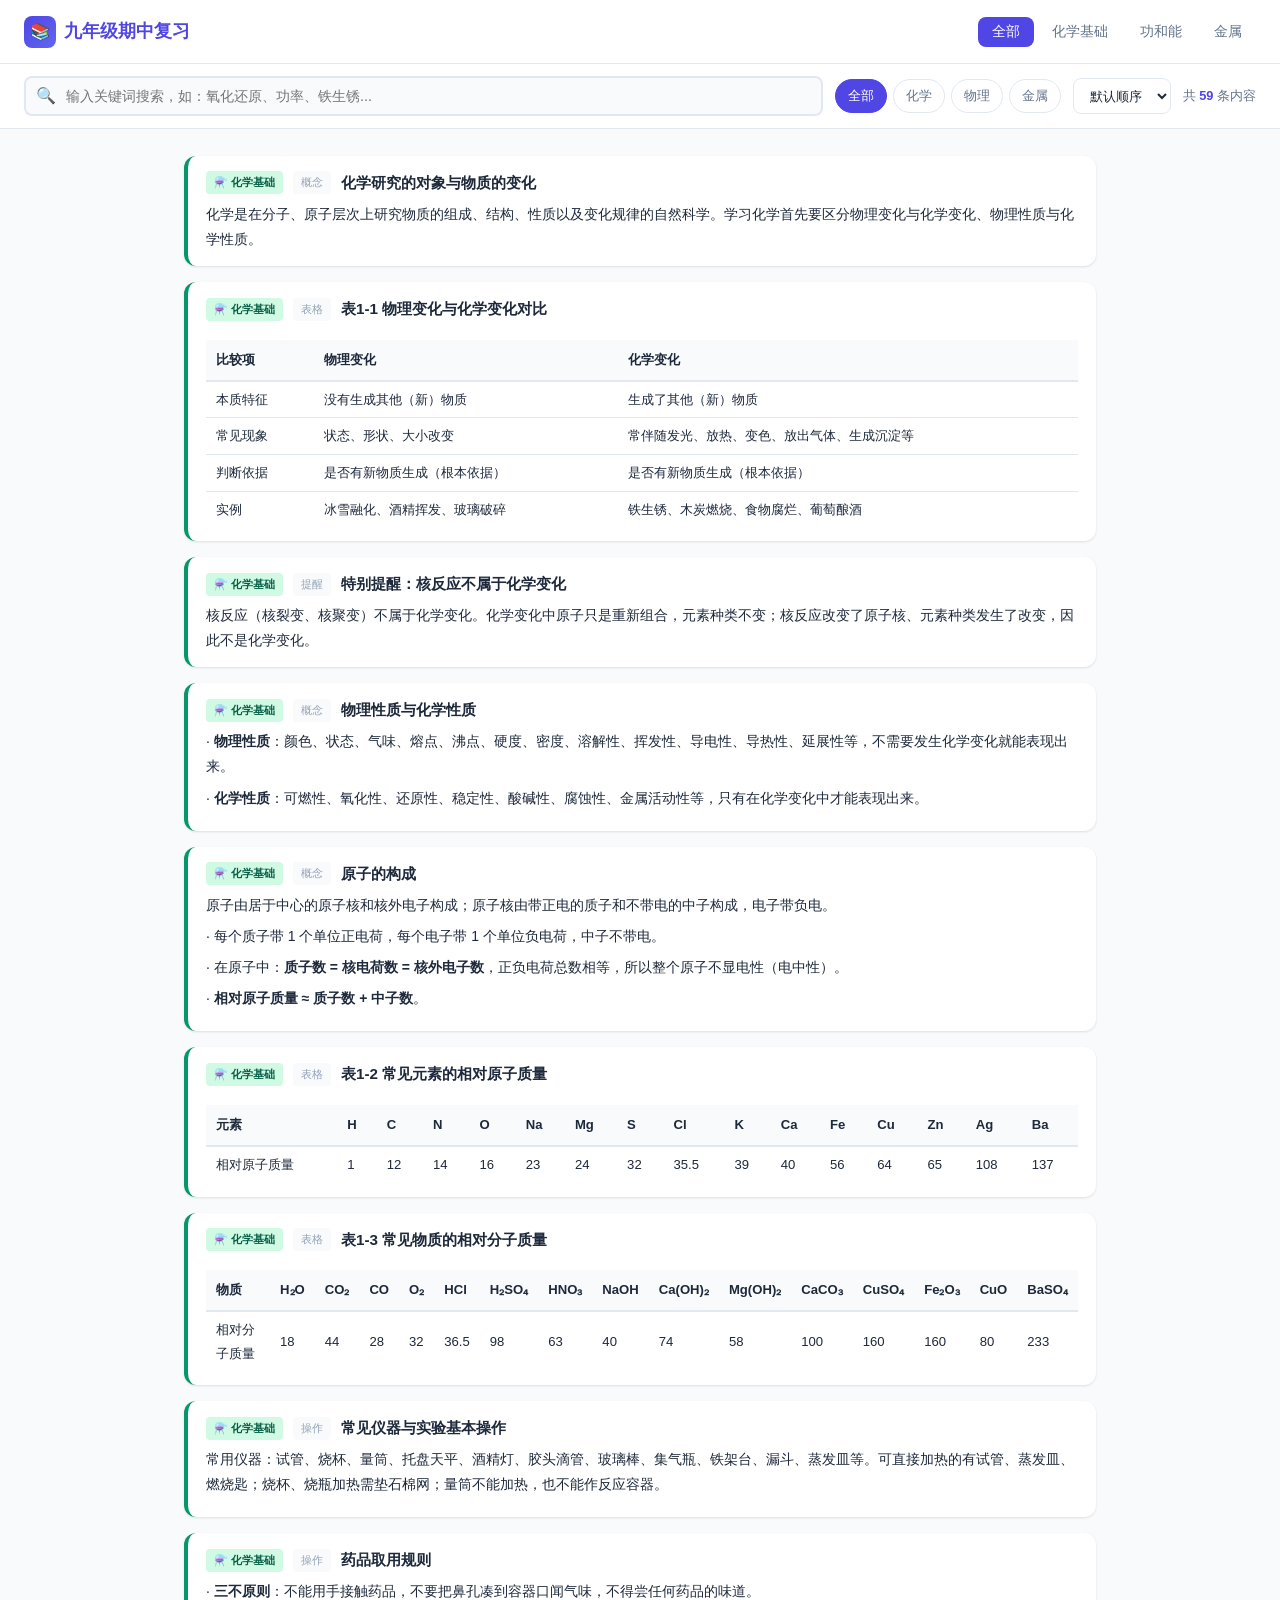
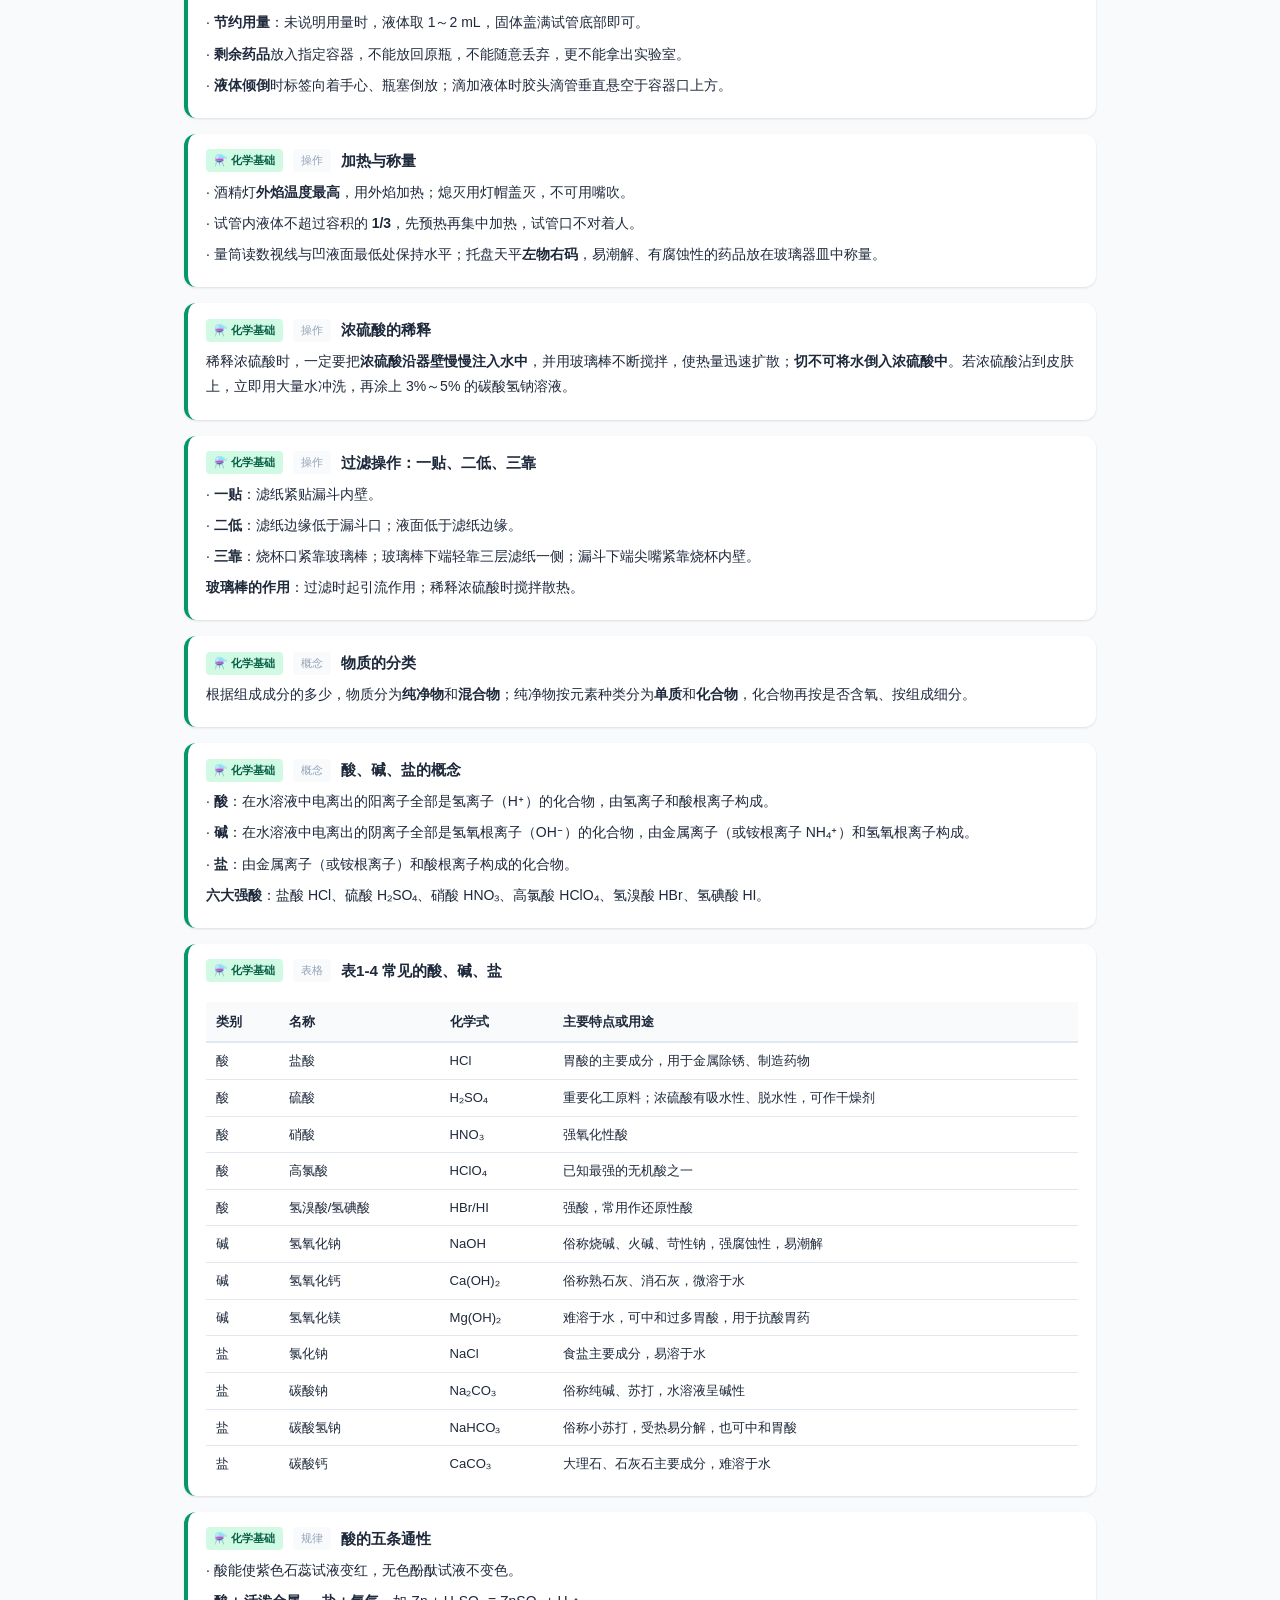
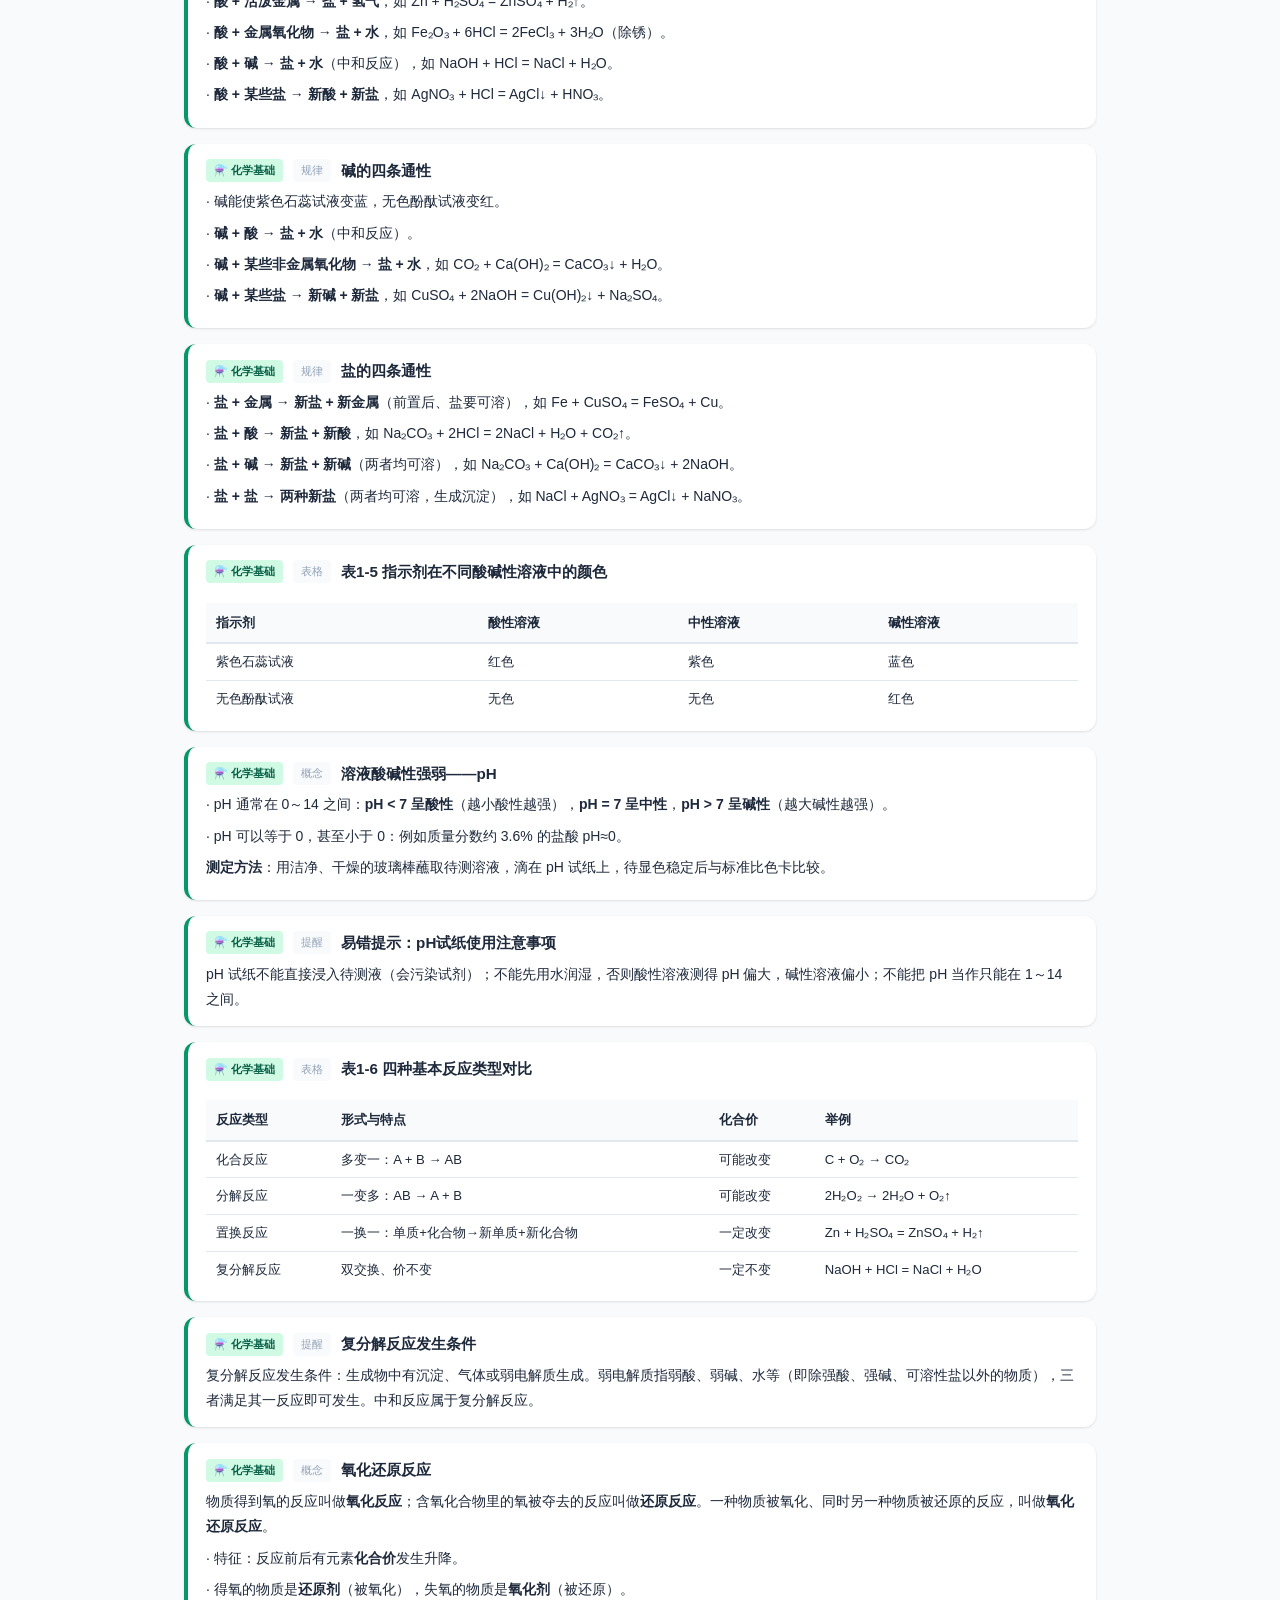
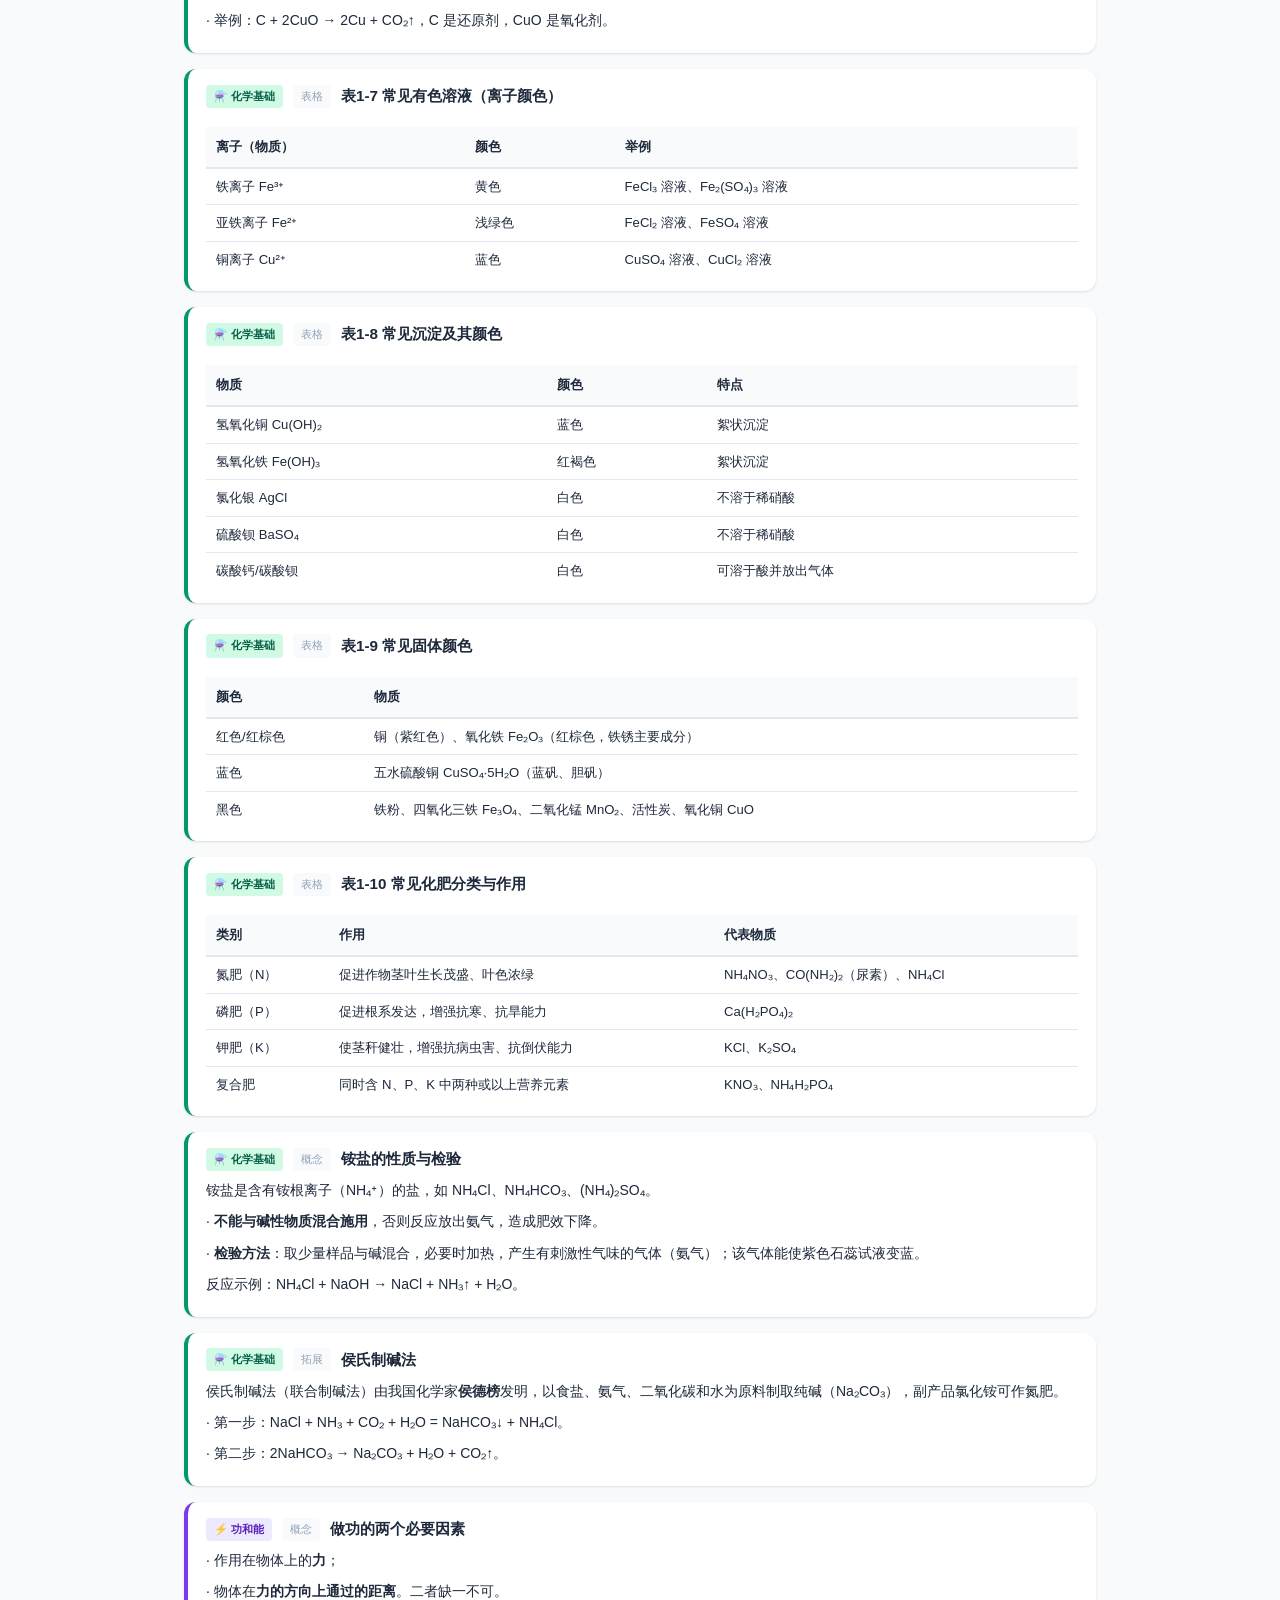
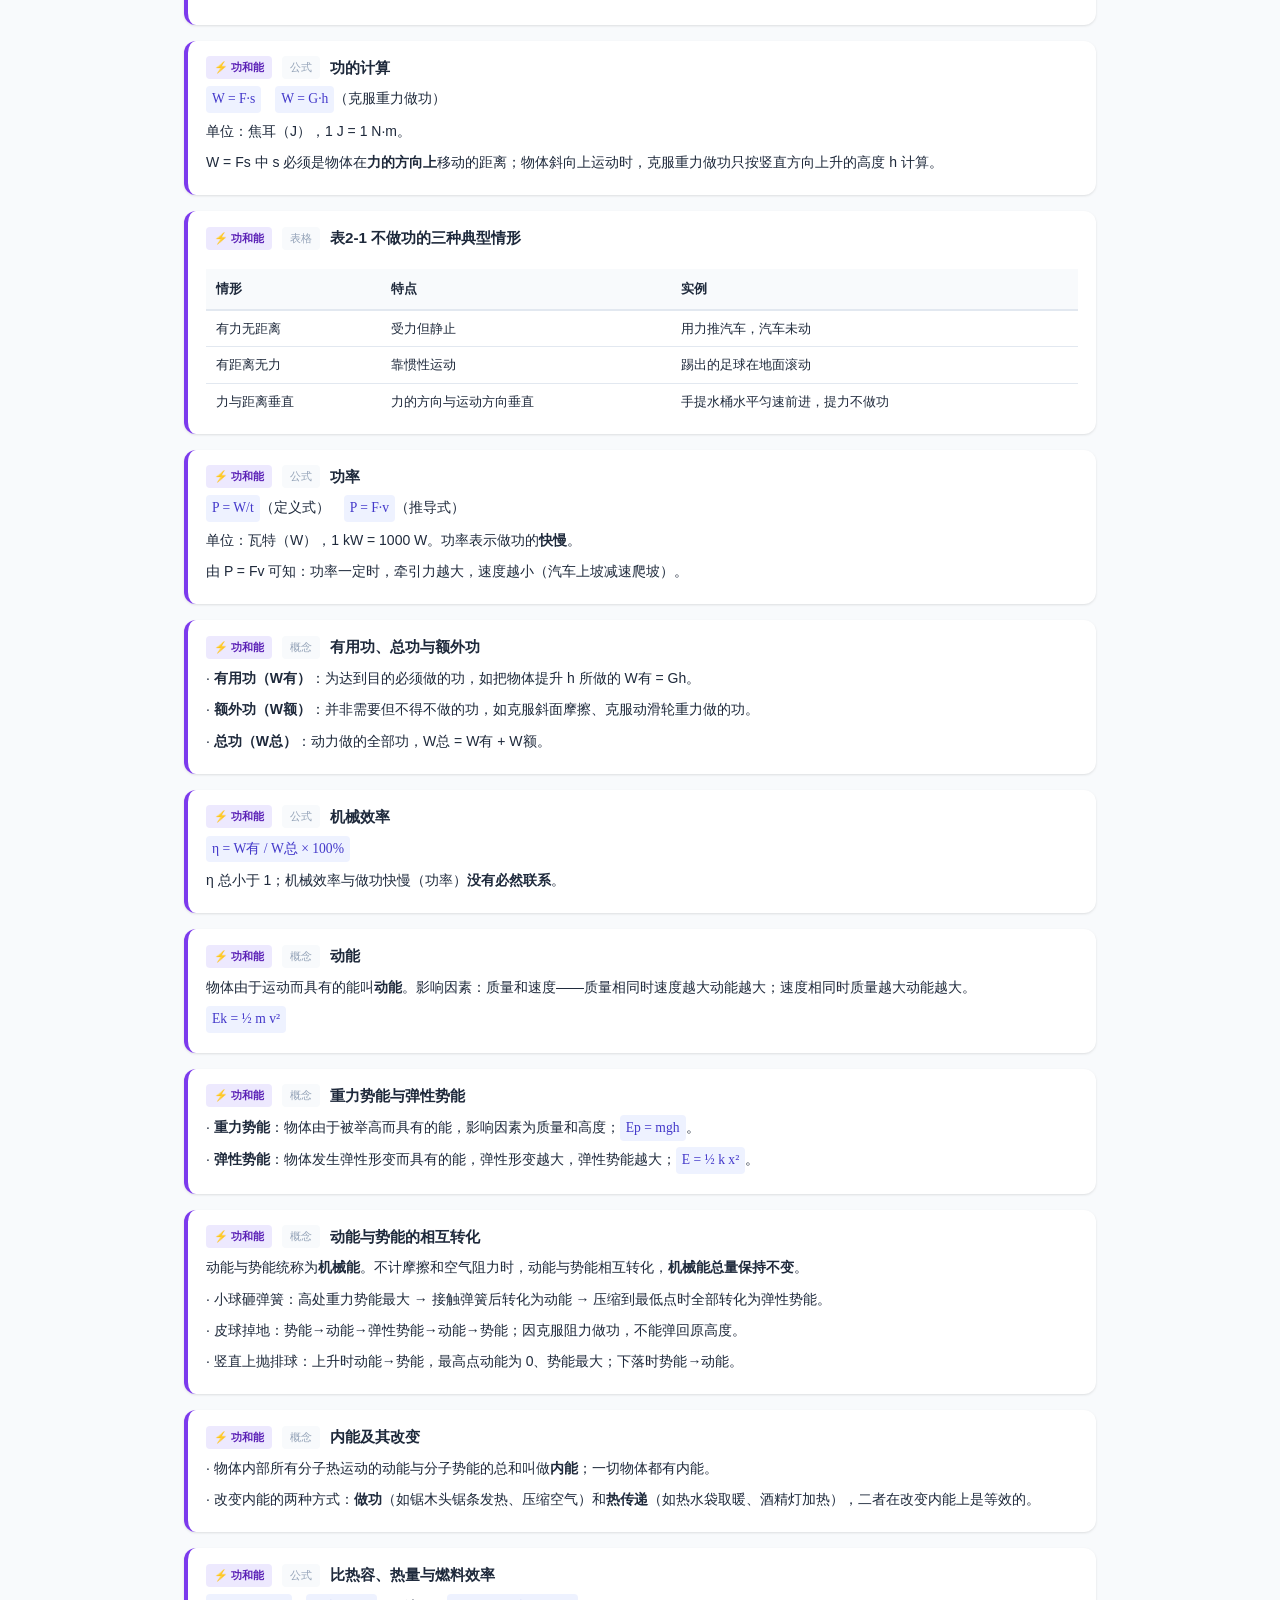
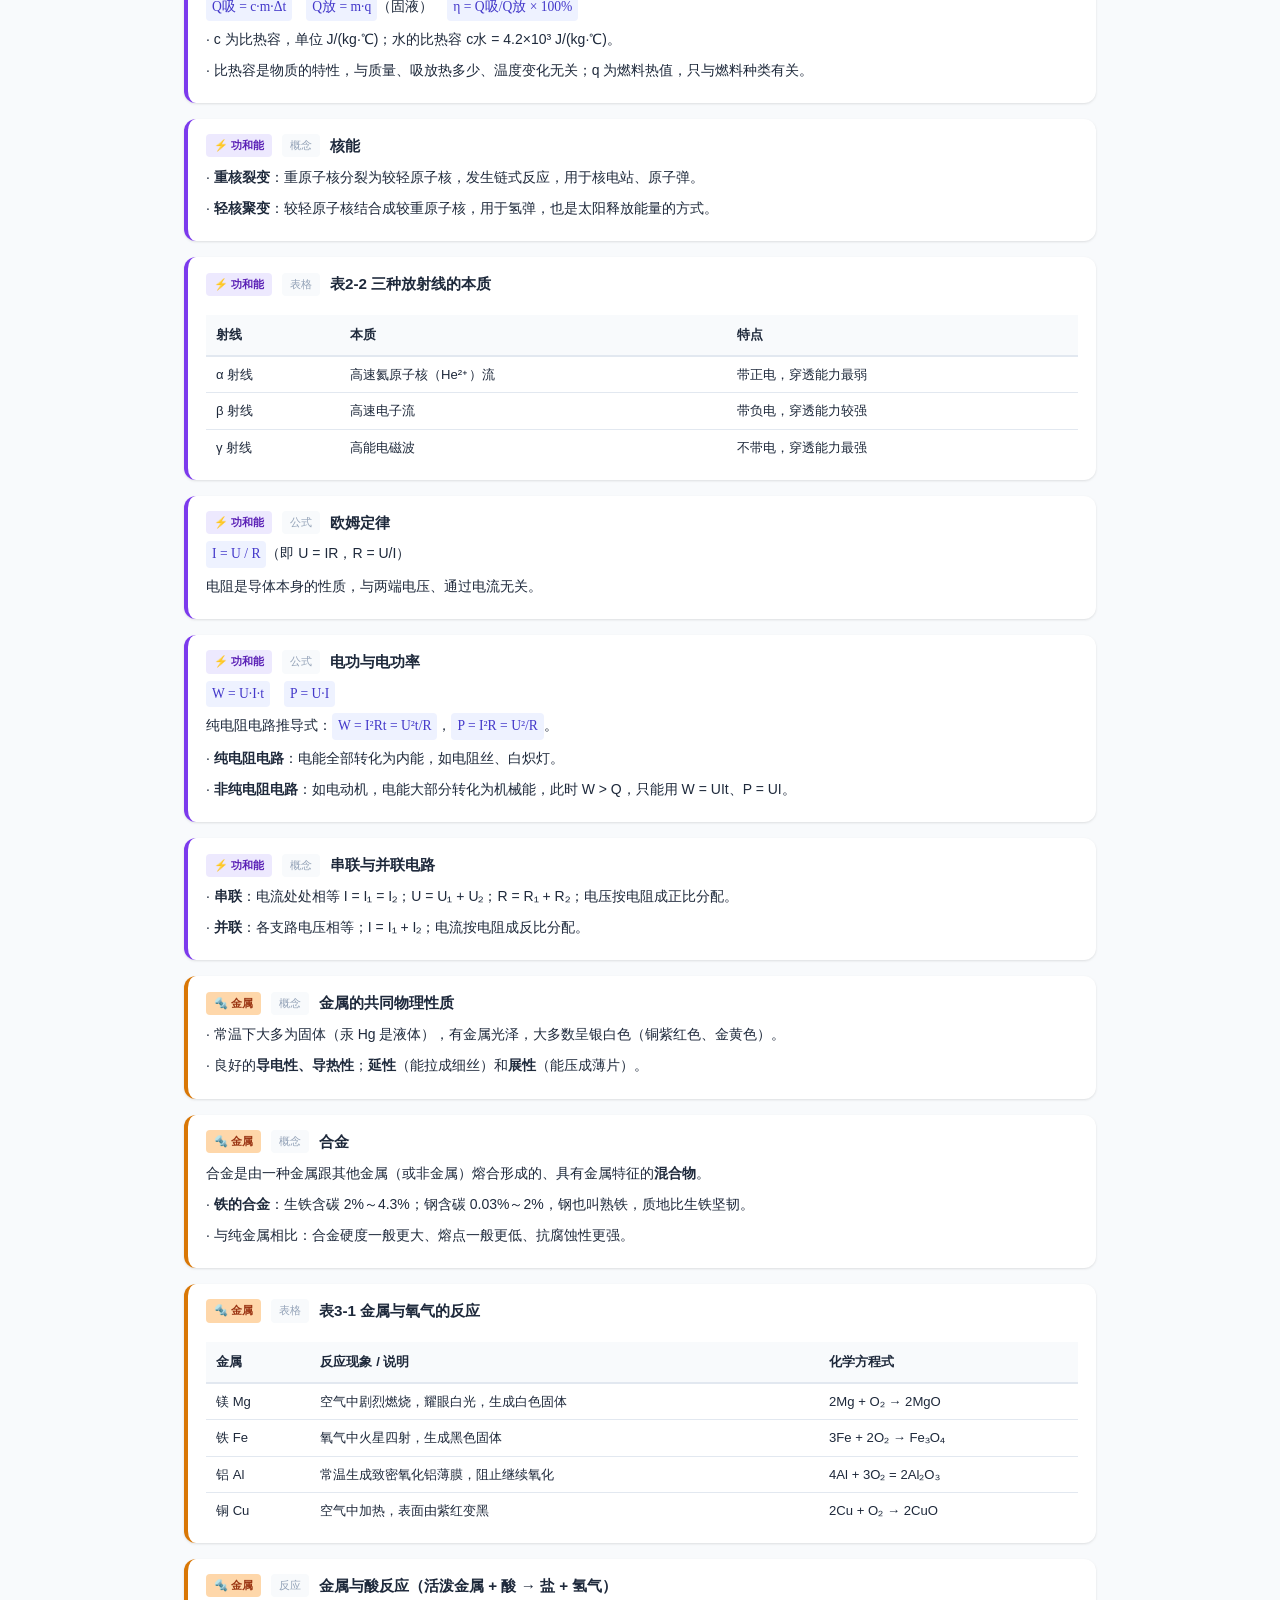
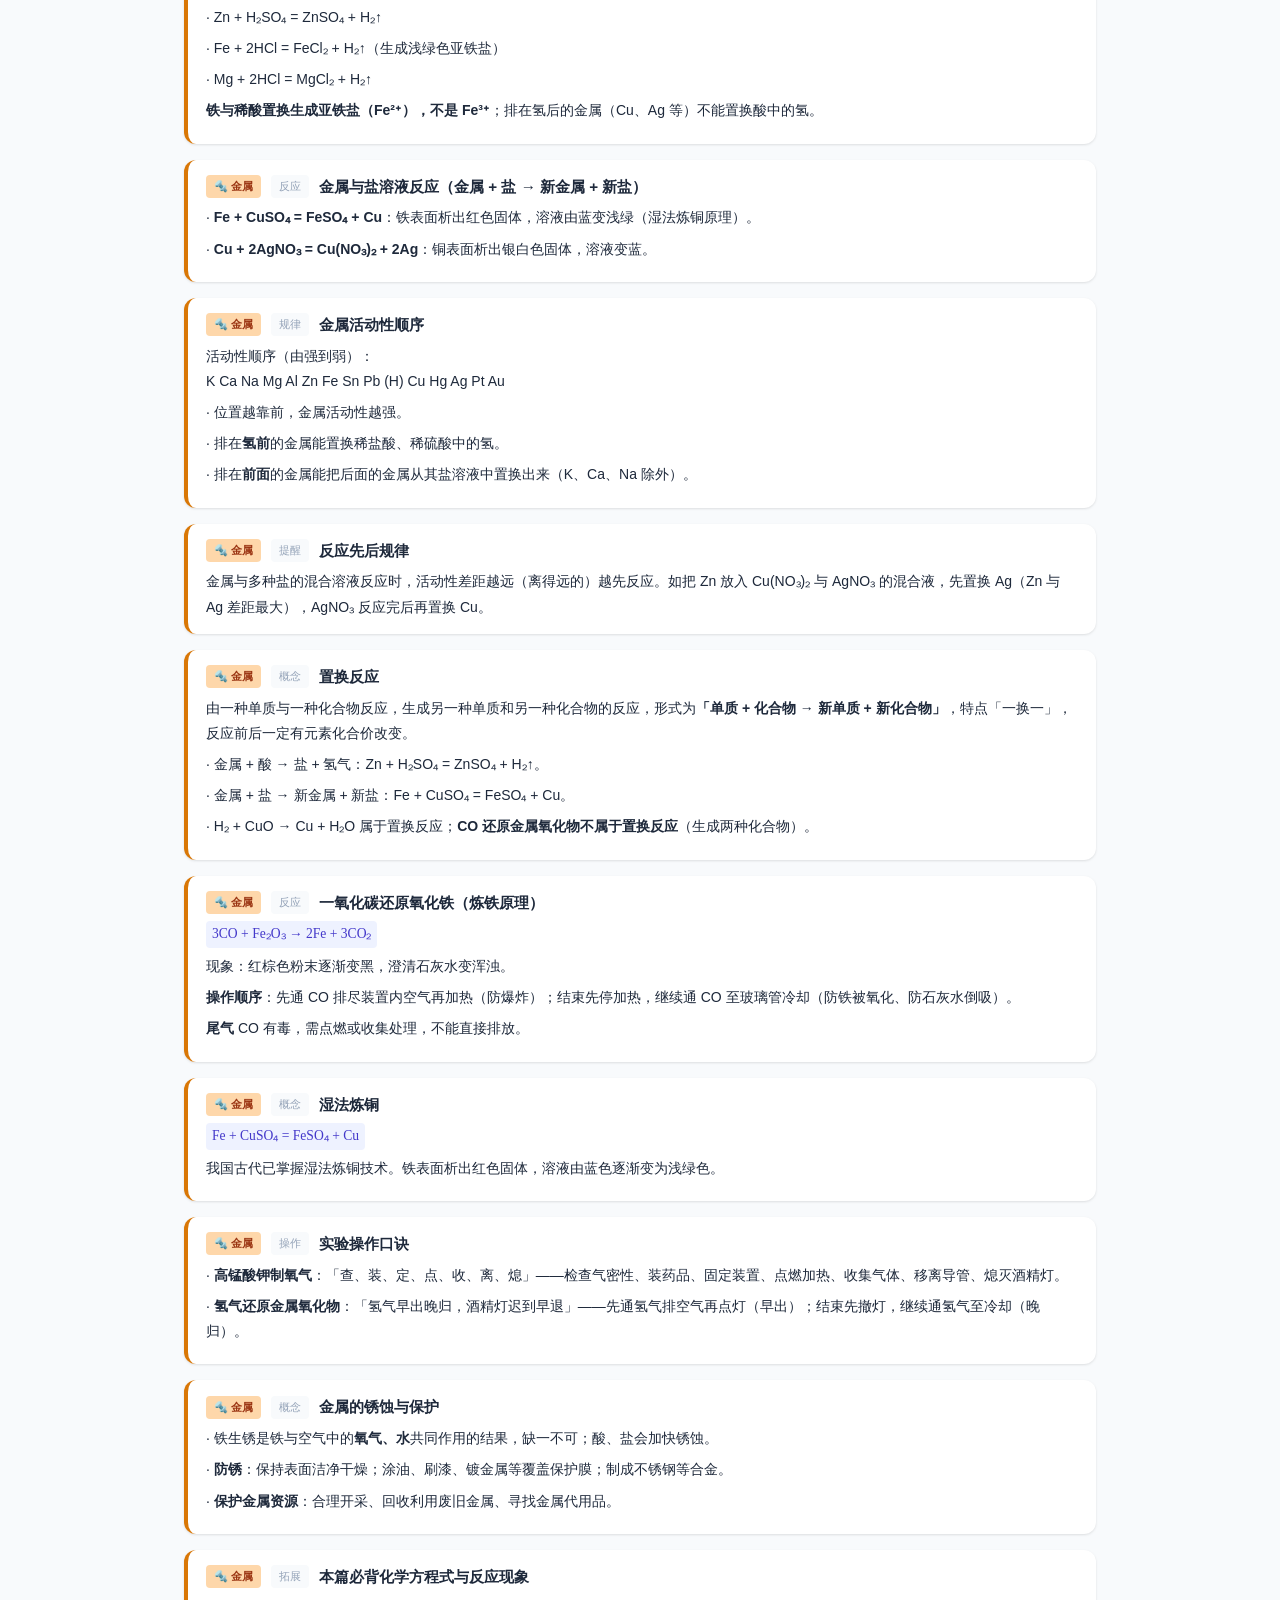
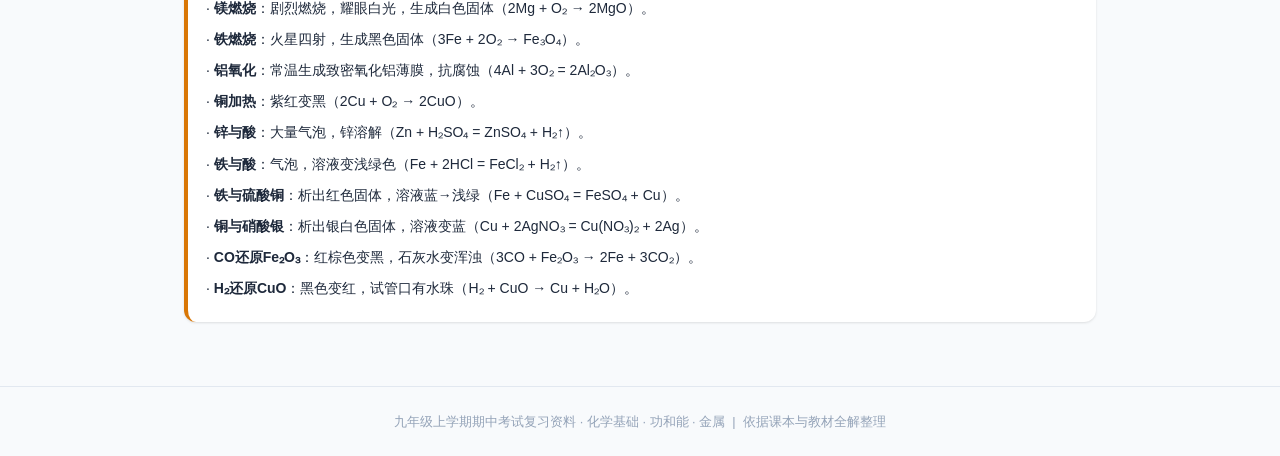
<file: index.html>
<!DOCTYPE html>
<html lang="zh-CN">
<head>
<meta charset="UTF-8">
<meta name="viewport" content="width=device-width, initial-scale=1.0">
<title>九年级期中复习资料 · 化学基础 · 功和能 · 金属</title>
<style>
/* ===== CSS3 基础变量与重置 ===== */
:root {
    --primary: #4f46e5;
    --primary-light: #6366f1;
    --primary-dark: #4338ca;
    --primary-bg: #eef2ff;
    --accent: #f59e0b;
    --accent-bg: #fef3c7;
    --success: #10b981;
    --danger: #ef4444;
    --info: #3b82f6;

    --chem-color: #059669;
    --phys-color: #7c3aed;
    --metal-color: #d97706;

    --bg: #f8fafc;
    --surface: #ffffff;
    --border: #e2e8f0;
    --text: #1e293b;
    --text-light: #64748b;
    --text-lighter: #94a3b8;

    --radius: 12px;
    --radius-sm: 8px;
    --shadow: 0 1px 3px rgba(0,0,0,.08), 0 1px 2px rgba(0,0,0,.04);
    --shadow-md: 0 4px 12px rgba(0,0,0,.08);
    --shadow-lg: 0 10px 30px rgba(0,0,0,.12);
    --transition: .25s cubic-bezier(.4,0,.2,1);
}

* { margin: 0; padding: 0; box-sizing: border-box; }

html { scroll-behavior: smooth; font-size: 16px; }

body {
    font-family: -apple-system, BlinkMacSystemFont, 'Segoe UI', 'PingFang SC', 'Microsoft YaHei', sans-serif;
    background: var(--bg);
    color: var(--text);
    line-height: 1.7;
    -webkit-font-smoothing: antialiased;
}

/* ===== 顶部导航栏 ===== */
.navbar {
    position: fixed;
    top: 0; left: 0; right: 0;
    height: 64px;
    background: rgba(255,255,255,.92);
    backdrop-filter: blur(12px);
    -webkit-backdrop-filter: blur(12px);
    border-bottom: 1px solid var(--border);
    z-index: 1000;
    display: flex;
    align-items: center;
    padding: 0 24px;
    gap: 16px;
}

.navbar .logo {
    display: flex;
    align-items: center;
    gap: 8px;
    font-size: 1.1rem;
    font-weight: 700;
    color: var(--primary);
    white-space: nowrap;
}

.navbar .logo .icon {
    width: 32px; height: 32px;
    background: linear-gradient(135deg, var(--primary), var(--primary-light));
    border-radius: 8px;
    display: flex;
    align-items: center;
    justify-content: center;
    color: #fff;
    font-size: 1rem;
}

.navbar .nav-tabs {
    display: flex;
    gap: 4px;
    margin-left: auto;
}

.navbar .nav-tab {
    padding: 6px 14px;
    border-radius: var(--radius-sm);
    cursor: pointer;
    font-size: .875rem;
    font-weight: 500;
    color: var(--text-light);
    transition: var(--transition);
    border: none;
    background: none;
    white-space: nowrap;
}

.navbar .nav-tab:hover {
    background: var(--primary-bg);
    color: var(--primary);
}

.navbar .nav-tab.active {
    background: var(--primary);
    color: #fff;
}

/* ===== 搜索区域 ===== */
.search-section {
    position: fixed;
    top: 64px; left: 0; right: 0;
    background: rgba(255,255,255,.92);
    backdrop-filter: blur(12px);
    -webkit-backdrop-filter: blur(12px);
    border-bottom: 1px solid var(--border);
    padding: 12px 24px;
    z-index: 999;
    display: flex;
    align-items: center;
    gap: 12px;
    flex-wrap: wrap;
}

.search-box {
    flex: 1;
    min-width: 240px;
    position: relative;
}

.search-box input {
    width: 100%;
    height: 40px;
    padding: 0 16px 0 40px;
    border: 2px solid var(--border);
    border-radius: var(--radius-sm);
    font-size: .9rem;
    background: var(--bg);
    transition: var(--transition);
    outline: none;
}

.search-box input:focus {
    border-color: var(--primary);
    background: #fff;
    box-shadow: 0 0 0 3px rgba(79,70,229,.12);
}

.search-box .search-icon {
    position: absolute;
    left: 12px; top: 50%;
    transform: translateY(-50%);
    color: var(--text-lighter);
    pointer-events: none;
}

.filter-chips {
    display: flex;
    gap: 6px;
    flex-wrap: wrap;
}

.chip {
    padding: 5px 12px;
    border-radius: 20px;
    font-size: .8rem;
    font-weight: 500;
    cursor: pointer;
    border: 1.5px solid var(--border);
    background: #fff;
    color: var(--text-light);
    transition: var(--transition);
    white-space: nowrap;
}

.chip:hover { border-color: var(--primary-light); color: var(--primary); }

.chip.active {
    background: var(--primary);
    border-color: var(--primary);
    color: #fff;
}

.chip[data-cat="chem"].active { background: var(--chem-color); border-color: var(--chem-color); }
.chip[data-cat="phys"].active { background: var(--phys-color); border-color: var(--phys-color); }
.chip[data-cat="metal"].active { background: var(--metal-color); border-color: var(--metal-color); }

.sort-select {
    height: 36px;
    padding: 0 12px;
    border: 1.5px solid var(--border);
    border-radius: var(--radius-sm);
    font-size: .8rem;
    background: #fff;
    color: var(--text);
    cursor: pointer;
    outline: none;
    transition: var(--transition);
}

.sort-select:hover { border-color: var(--primary-light); }

.result-count {
    font-size: .8rem;
    color: var(--text-light);
    white-space: nowrap;
}

.result-count strong { color: var(--primary); }

/* ===== 主内容区 ===== */
.main-content {
    margin-top: 132px;
    padding: 24px;
    max-width: 960px;
    margin-left: auto;
    margin-right: auto;
}

/* ===== 内容卡片 ===== */
.content-item {
    background: var(--surface);
    border-radius: var(--radius);
    box-shadow: var(--shadow);
    margin-bottom: 16px;
    overflow: hidden;
    transition: var(--transition);
    border-left: 4px solid transparent;
}

.content-item:hover {
    box-shadow: var(--shadow-md);
    transform: translateY(-1px);
}

.content-item.cat-chem { border-left-color: var(--chem-color); }
.content-item.cat-phys { border-left-color: var(--phys-color); }
.content-item.cat-metal { border-left-color: var(--metal-color); }

.content-item .item-header {
    padding: 14px 18px 6px;
    display: flex;
    align-items: center;
    gap: 10px;
    flex-wrap: wrap;
}

.content-item .item-tag {
    font-size: .7rem;
    font-weight: 600;
    padding: 2px 8px;
    border-radius: 4px;
    white-space: nowrap;
}

.content-item.cat-chem .item-tag { background: #d1fae5; color: #065f46; }
.content-item.cat-phys .item-tag { background: #ede9fe; color: #5b21b6; }
.content-item.cat-metal .item-tag { background: #fed7aa; color: #9a3412; }

.content-item .item-type {
    font-size: .7rem;
    color: var(--text-lighter);
    padding: 2px 8px;
    background: var(--bg);
    border-radius: 4px;
}

.content-item .item-title {
    font-size: .95rem;
    font-weight: 600;
    color: var(--text);
    flex: 1;
}

.content-item .item-body {
    padding: 0 18px 14px;
    font-size: .875rem;
    color: var(--text);
    line-height: 1.8;
}

.content-item .item-body p {
    margin-bottom: 6px;
}

.content-item .item-body .formula {
    display: inline-block;
    font-family: 'Cambria Math', 'Times New Roman', serif;
    background: var(--primary-bg);
    color: var(--primary-dark);
    padding: 1px 6px;
    border-radius: 4px;
    font-size: .85rem;
}

/* 表格样式 */
.content-item .item-table {
    width: 100%;
    border-collapse: collapse;
    margin-top: 8px;
    font-size: .82rem;
}

.content-item .item-table th {
    background: var(--bg);
    padding: 8px 10px;
    text-align: left;
    font-weight: 600;
    border-bottom: 2px solid var(--border);
    white-space: nowrap;
}

.content-item .item-table td {
    padding: 6px 10px;
    border-bottom: 1px solid var(--border);
}

.content-item .item-table tr:last-child td {
    border-bottom: none;
}

.content-item .item-table-wrapper {
    overflow-x: auto;
    margin-top: 4px;
}

/* 高亮搜索结果 */
.highlight {
    background: var(--accent-bg);
    color: #92400e;
    border-radius: 3px;
    padding: 0 2px;
    font-weight: 600;
}

/* 无结果提示 */
.no-results {
    text-align: center;
    padding: 60px 20px;
    color: var(--text-light);
}

.no-results .no-results-icon {
    font-size: 3rem;
    margin-bottom: 12px;
}

.no-results h3 {
    font-size: 1.1rem;
    margin-bottom: 6px;
    color: var(--text);
}

.no-results p {
    font-size: .85rem;
}

/* 搜索结果摘要 */
.search-snippet {
    background: #fffbeb;
    border: 1px solid #fde68a;
    border-radius: var(--radius-sm);
    padding: 8px 12px;
    margin-top: 8px;
    font-size: .82rem;
    color: #78350f;
    line-height: 1.6;
}

.search-snippet::before {
    content: '匹配摘要';
    font-weight: 600;
    font-size: .75rem;
    display: block;
    color: #92400e;
    margin-bottom: 2px;
}

/* 搜索结果统计 */
.search-stats {
    background: var(--primary-bg);
    border-radius: var(--radius-sm);
    padding: 10px 16px;
    margin-bottom: 16px;
    font-size: .82rem;
    color: var(--primary-dark);
    display: flex;
    align-items: center;
    gap: 8px;
}

/* 回到顶部 */
.back-to-top {
    position: fixed;
    bottom: 24px;
    right: 24px;
    width: 44px;
    height: 44px;
    border-radius: 50%;
    background: var(--primary);
    color: #fff;
    border: none;
    cursor: pointer;
    box-shadow: var(--shadow-lg);
    opacity: 0;
    pointer-events: none;
    transition: var(--transition);
    z-index: 998;
    font-size: 1.2rem;
    display: flex;
    align-items: center;
    justify-content: center;
}

.back-to-top.visible {
    opacity: 1;
    pointer-events: auto;
}

.back-to-top:hover { background: var(--primary-dark); transform: scale(1.1); }

/* 页脚 */
.footer {
    text-align: center;
    padding: 24px;
    font-size: .8rem;
    color: var(--text-lighter);
    border-top: 1px solid var(--border);
    margin-top: 24px;
}

/* ===== 响应式 ===== */
@media (max-width: 768px) {
    .navbar { padding: 0 12px; gap: 8px; }
    .navbar .logo span:not(.icon-text) { display: none; }
    .navbar .nav-tabs { gap: 2px; }
    .navbar .nav-tab { padding: 4px 8px; font-size: .78rem; }

    .search-section { padding: 8px 12px; gap: 8px; }
    .search-box { min-width: 180px; }
    .search-box input { height: 36px; font-size: .85rem; }

    .main-content { padding: 12px; margin-top: 124px; }
    .content-item .item-header { padding: 10px 12px 4px; }
    .content-item .item-body { padding: 0 12px 10px; font-size: .82rem; }
    .content-item .item-table { font-size: .78rem; }
    .content-item .item-table th, .content-item .item-table td { padding: 4px 6px; }

    .back-to-top { bottom: 16px; right: 16px; width: 40px; height: 40px; }
}

@media (max-width: 480px) {
    .filter-chips { width: 100%; }
    .sort-select { font-size: .75rem; }
}

/* 动画 */
@keyframes fadeInUp {
    from { opacity: 0; transform: translateY(10px); }
    to { opacity: 1; transform: translateY(0); }
}

.content-item {
    animation: fadeInUp .3s ease-out;
}

/* 滚动条美化 */
::-webkit-scrollbar { width: 8px; height: 8px; }
::-webkit-scrollbar-track { background: transparent; }
::-webkit-scrollbar-thumb { background: #cbd5e1; border-radius: 4px; }
::-webkit-scrollbar-thumb:hover { background: #94a3b8; }
</style>
</head>
<body>

<!-- 顶部导航栏 -->
<nav class="navbar">
    <div class="logo">
        <span class="icon">📚</span>
        <span class="icon-text">九年级期中复习</span>
    </div>
    <div class="nav-tabs">
        <button class="nav-tab active" data-nav="all">全部</button>
        <button class="nav-tab" data-nav="chem">化学基础</button>
        <button class="nav-tab" data-nav="phys">功和能</button>
        <button class="nav-tab" data-nav="metal">金属</button>
    </div>
</nav>

<!-- 搜索区域 -->
<div class="search-section">
    <div class="search-box">
        <span class="search-icon">🔍</span>
        <input type="text" id="searchInput" placeholder="输入关键词搜索，如：氧化还原、功率、铁生锈..." autocomplete="off">
    </div>
    <div class="filter-chips" id="filterChips">
        <span class="chip active" data-cat="all">全部</span>
        <span class="chip" data-cat="chem">化学</span>
        <span class="chip" data-cat="phys">物理</span>
        <span class="chip" data-cat="metal">金属</span>
    </div>
    <select class="sort-select" id="sortSelect">
        <option value="default">默认顺序</option>
        <option value="category">按类别</option>
        <option value="type">按类型</option>
        <option value="title">按标题</option>
    </select>
    <span class="result-count" id="resultCount"></span>
</div>

<!-- 主内容区 -->
<main class="main-content">
    <div id="contentArea"></div>
</main>

<!-- 回到顶部 -->
<button class="back-to-top" id="backToTop" title="回到顶部">↑</button>

<!-- 页脚 -->
<footer class="footer">
    九年级上学期期中考试复习资料 · 化学基础 · 功和能 · 金属 &nbsp;|&nbsp; 依据课本与教材全解整理
</footer>

<script>
// ===== 数据层：结构化复习资料 =====
const DATA = [
    // ===== 第一篇：化学基础 =====
    {id:1, cat:"chem", type:"概念", title:"化学研究的对象与物质的变化",
     body:"化学是在分子、原子层次上研究物质的组成、结构、性质以及变化规律的自然科学。学习化学首先要区分物理变化与化学变化、物理性质与化学性质。",
     keywords:["化学","分子","原子","物质","变化"]},

    {id:2, cat:"chem", type:"表格", title:"表1-1 物理变化与化学变化对比",
     table:{headers:["比较项","物理变化","化学变化"],
            rows:[
                ["本质特征","没有生成其他（新）物质","生成了其他（新）物质"],
                ["常见现象","状态、形状、大小改变","常伴随发光、放热、变色、放出气体、生成沉淀等"],
                ["判断依据","是否有新物质生成（根本依据）","是否有新物质生成（根本依据）"],
                ["实例","冰雪融化、酒精挥发、玻璃破碎","铁生锈、木炭燃烧、食物腐烂、葡萄酿酒"]
            ]},
     keywords:["物理变化","化学变化","新物质","发光","沉淀"]},

    {id:3, cat:"chem", type:"提醒", title:"特别提醒：核反应不属于化学变化",
     body:"核反应（核裂变、核聚变）不属于化学变化。化学变化中原子只是重新组合，元素种类不变；核反应改变了原子核、元素种类发生了改变，因此不是化学变化。",
     keywords:["核反应","核裂变","核聚变","元素"]},

    {id:4, cat:"chem", type:"概念", title:"物理性质与化学性质",
     body:"<p>· <b>物理性质</b>：颜色、状态、气味、熔点、沸点、硬度、密度、溶解性、挥发性、导电性、导热性、延展性等，不需要发生化学变化就能表现出来。</p><p>· <b>化学性质</b>：可燃性、氧化性、还原性、稳定性、酸碱性、腐蚀性、金属活动性等，只有在化学变化中才能表现出来。</p>",
     keywords:["物理性质","化学性质","熔点","沸点","密度","溶解性","可燃性"]},

    {id:5, cat:"chem", type:"概念", title:"原子的构成",
     body:"<p>原子由居于中心的原子核和核外电子构成；原子核由带正电的质子和不带电的中子构成，电子带负电。</p><p>· 每个质子带 1 个单位正电荷，每个电子带 1 个单位负电荷，中子不带电。</p><p>· 在原子中：<b>质子数 = 核电荷数 = 核外电子数</b>，正负电荷总数相等，所以整个原子不显电性（电中性）。</p><p>· <b>相对原子质量 ≈ 质子数 + 中子数</b>。</p>",
     keywords:["原子","原子核","质子","中子","电子","电荷","电中性"]},

    {id:6, cat:"chem", type:"表格", title:"表1-2 常见元素的相对原子质量",
     table:{headers:["元素","H","C","N","O","Na","Mg","S","Cl","K","Ca","Fe","Cu","Zn","Ag","Ba"],
            rows:[["相对原子质量","1","12","14","16","23","24","32","35.5","39","40","56","64","65","108","137"]]},
     keywords:["相对原子质量","元素","H","C","N","O","Fe","Cu","Zn"]},

    {id:7, cat:"chem", type:"表格", title:"表1-3 常见物质的相对分子质量",
     table:{headers:["物质","H₂O","CO₂","CO","O₂","HCl","H₂SO₄","HNO₃","NaOH","Ca(OH)₂","Mg(OH)₂","CaCO₃","CuSO₄","Fe₂O₃","CuO","BaSO₄"],
            rows:[["相对分子质量","18","44","28","32","36.5","98","63","40","74","58","100","160","160","80","233"]]},
     keywords:["相对分子质量","H2O","CO2","H2SO4","NaOH","CaCO3"]},

    {id:8, cat:"chem", type:"操作", title:"常见仪器与实验基本操作",
     body:"<p>常用仪器：试管、烧杯、量筒、托盘天平、酒精灯、胶头滴管、玻璃棒、集气瓶、铁架台、漏斗、蒸发皿等。可直接加热的有试管、蒸发皿、燃烧匙；烧杯、烧瓶加热需垫石棉网；量筒不能加热，也不能作反应容器。</p>",
     keywords:["试管","烧杯","量筒","酒精灯","加热","仪器"]},

    {id:9, cat:"chem", type:"操作", title:"药品取用规则",
     body:"<p>· <b>三不原则</b>：不能用手接触药品，不要把鼻孔凑到容器口闻气味，不得尝任何药品的味道。</p><p>· <b>节约用量</b>：未说明用量时，液体取 1～2 mL，固体盖满试管底部即可。</p><p>· <b>剩余药品</b>放入指定容器，不能放回原瓶，不能随意丢弃，更不能拿出实验室。</p><p>· <b>液体倾倒</b>时标签向着手心、瓶塞倒放；滴加液体时胶头滴管垂直悬空于容器口上方。</p>",
     keywords:["药品","取用","三不原则","节约","安全"]},

    {id:10, cat:"chem", type:"操作", title:"加热与称量",
     body:"<p>· 酒精灯<b>外焰温度最高</b>，用外焰加热；熄灭用灯帽盖灭，不可用嘴吹。</p><p>· 试管内液体不超过容积的 <b>1/3</b>，先预热再集中加热，试管口不对着人。</p><p>· 量筒读数视线与凹液面最低处保持水平；托盘天平<b>左物右码</b>，易潮解、有腐蚀性的药品放在玻璃器皿中称量。</p>",
     keywords:["酒精灯","外焰","加热","称量","天平","量筒"]},

    {id:11, cat:"chem", type:"操作", title:"浓硫酸的稀释",
     body:"<p>稀释浓硫酸时，一定要把<b>浓硫酸沿器壁慢慢注入水中</b>，并用玻璃棒不断搅拌，使热量迅速扩散；<b>切不可将水倒入浓硫酸中</b>。若浓硫酸沾到皮肤上，立即用大量水冲洗，再涂上 3%～5% 的碳酸氢钠溶液。</p>",
     keywords:["浓硫酸","稀释","玻璃棒","搅拌","碳酸氢钠"]},

    {id:12, cat:"chem", type:"操作", title:"过滤操作：一贴、二低、三靠",
     body:"<p>· <b>一贴</b>：滤纸紧贴漏斗内壁。</p><p>· <b>二低</b>：滤纸边缘低于漏斗口；液面低于滤纸边缘。</p><p>· <b>三靠</b>：烧杯口紧靠玻璃棒；玻璃棒下端轻靠三层滤纸一侧；漏斗下端尖嘴紧靠烧杯内壁。</p><p><b>玻璃棒的作用</b>：过滤时起引流作用；稀释浓硫酸时搅拌散热。</p>",
     keywords:["过滤","一贴","二低","三靠","玻璃棒","引流"]},

    {id:13, cat:"chem", type:"概念", title:"物质的分类",
     body:"<p>根据组成成分的多少，物质分为<b>纯净物</b>和<b>混合物</b>；纯净物按元素种类分为<b>单质</b>和<b>化合物</b>，化合物再按是否含氧、按组成细分。</p>",
     keywords:["纯净物","混合物","单质","化合物","分类"]},

    {id:14, cat:"chem", type:"概念", title:"酸、碱、盐的概念",
     body:"<p>· <b>酸</b>：在水溶液中电离出的阳离子全部是氢离子（H⁺）的化合物，由氢离子和酸根离子构成。</p><p>· <b>碱</b>：在水溶液中电离出的阴离子全部是氢氧根离子（OH⁻）的化合物，由金属离子（或铵根离子 NH₄⁺）和氢氧根离子构成。</p><p>· <b>盐</b>：由金属离子（或铵根离子）和酸根离子构成的化合物。</p><p><b>六大强酸</b>：盐酸 HCl、硫酸 H₂SO₄、硝酸 HNO₃、高氯酸 HClO₄、氢溴酸 HBr、氢碘酸 HI。</p>",
     keywords:["酸","碱","盐","氢离子","氢氧根","强酸","HCl","H2SO4"]},

    {id:15, cat:"chem", type:"表格", title:"表1-4 常见的酸、碱、盐",
     table:{headers:["类别","名称","化学式","主要特点或用途"],
            rows:[
                ["酸","盐酸","HCl","胃酸的主要成分，用于金属除锈、制造药物"],
                ["酸","硫酸","H₂SO₄","重要化工原料；浓硫酸有吸水性、脱水性，可作干燥剂"],
                ["酸","硝酸","HNO₃","强氧化性酸"],
                ["酸","高氯酸","HClO₄","已知最强的无机酸之一"],
                ["酸","氢溴酸/氢碘酸","HBr/HI","强酸，常用作还原性酸"],
                ["碱","氢氧化钠","NaOH","俗称烧碱、火碱、苛性钠，强腐蚀性，易潮解"],
                ["碱","氢氧化钙","Ca(OH)₂","俗称熟石灰、消石灰，微溶于水"],
                ["碱","氢氧化镁","Mg(OH)₂","难溶于水，可中和过多胃酸，用于抗酸胃药"],
                ["盐","氯化钠","NaCl","食盐主要成分，易溶于水"],
                ["盐","碳酸钠","Na₂CO₃","俗称纯碱、苏打，水溶液呈碱性"],
                ["盐","碳酸氢钠","NaHCO₃","俗称小苏打，受热易分解，也可中和胃酸"],
                ["盐","碳酸钙","CaCO₃","大理石、石灰石主要成分，难溶于水"]
            ]},
     keywords:["盐酸","硫酸","硝酸","氢氧化钠","氢氧化钙","氯化钠","碳酸钠","小苏打","碳酸钙"]},

    {id:16, cat:"chem", type:"规律", title:"酸的五条通性",
     body:"<p>· 酸能使紫色石蕊试液变红，无色酚酞试液不变色。</p><p>· <b>酸 + 活泼金属 → 盐 + 氢气</b>，如 Zn + H₂SO₄ = ZnSO₄ + H₂↑。</p><p>· <b>酸 + 金属氧化物 → 盐 + 水</b>，如 Fe₂O₃ + 6HCl = 2FeCl₃ + 3H₂O（除锈）。</p><p>· <b>酸 + 碱 → 盐 + 水</b>（中和反应），如 NaOH + HCl = NaCl + H₂O。</p><p>· <b>酸 + 某些盐 → 新酸 + 新盐</b>，如 AgNO₃ + HCl = AgCl↓ + HNO₃。</p>",
     keywords:["酸的通性","石蕊","酚酞","中和反应","活泼金属","氢气"]},

    {id:17, cat:"chem", type:"规律", title:"碱的四条通性",
     body:"<p>· 碱能使紫色石蕊试液变蓝，无色酚酞试液变红。</p><p>· <b>碱 + 酸 → 盐 + 水</b>（中和反应）。</p><p>· <b>碱 + 某些非金属氧化物 → 盐 + 水</b>，如 CO₂ + Ca(OH)₂ = CaCO₃↓ + H₂O。</p><p>· <b>碱 + 某些盐 → 新碱 + 新盐</b>，如 CuSO₄ + 2NaOH = Cu(OH)₂↓ + Na₂SO₄。</p>",
     keywords:["碱的通性","石蕊变蓝","酚酞变红","中和反应","非金属氧化物"]},

    {id:18, cat:"chem", type:"规律", title:"盐的四条通性",
     body:"<p>· <b>盐 + 金属 → 新盐 + 新金属</b>（前置后、盐要可溶），如 Fe + CuSO₄ = FeSO₄ + Cu。</p><p>· <b>盐 + 酸 → 新盐 + 新酸</b>，如 Na₂CO₃ + 2HCl = 2NaCl + H₂O + CO₂↑。</p><p>· <b>盐 + 碱 → 新盐 + 新碱</b>（两者均可溶），如 Na₂CO₃ + Ca(OH)₂ = CaCO₃↓ + 2NaOH。</p><p>· <b>盐 + 盐 → 两种新盐</b>（两者均可溶，生成沉淀），如 NaCl + AgNO₃ = AgCl↓ + NaNO₃。</p>",
     keywords:["盐的通性","置换","沉淀","金属","可溶"]},

    {id:19, cat:"chem", type:"表格", title:"表1-5 指示剂在不同酸碱性溶液中的颜色",
     table:{headers:["指示剂","酸性溶液","中性溶液","碱性溶液"],
            rows:[
                ["紫色石蕊试液","红色","紫色","蓝色"],
                ["无色酚酞试液","无色","无色","红色"]
            ]},
     keywords:["指示剂","石蕊","酚酞","酸性","碱性","中性"]},

    {id:20, cat:"chem", type:"概念", title:"溶液酸碱性强弱——pH",
     body:"<p>· pH 通常在 0～14 之间：<b>pH < 7 呈酸性</b>（越小酸性越强），<b>pH = 7 呈中性</b>，<b>pH > 7 呈碱性</b>（越大碱性越强）。</p><p>· pH 可以等于 0，甚至小于 0：例如质量分数约 3.6% 的盐酸 pH≈0。</p><p><b>测定方法</b>：用洁净、干燥的玻璃棒蘸取待测溶液，滴在 pH 试纸上，待显色稳定后与标准比色卡比较。</p>",
     keywords:["pH","酸碱","酸性","碱性","中性","试纸","比色卡"]},

    {id:21, cat:"chem", type:"提醒", title:"易错提示：pH试纸使用注意事项",
     body:"pH 试纸不能直接浸入待测液（会污染试剂）；不能先用水润湿，否则酸性溶液测得 pH 偏大，碱性溶液偏小；不能把 pH 当作只能在 1～14 之间。",
     keywords:["pH试纸","易错","润湿","污染"]},

    {id:22, cat:"chem", type:"表格", title:"表1-6 四种基本反应类型对比",
     table:{headers:["反应类型","形式与特点","化合价","举例"],
            rows:[
                ["化合反应","多变一：A + B → AB","可能改变","C + O₂ → CO₂"],
                ["分解反应","一变多：AB → A + B","可能改变","2H₂O₂ → 2H₂O + O₂↑"],
                ["置换反应","一换一：单质+化合物→新单质+新化合物","一定改变","Zn + H₂SO₄ = ZnSO₄ + H₂↑"],
                ["复分解反应","双交换、价不变","一定不变","NaOH + HCl = NaCl + H₂O"]
            ]},
     keywords:["化合反应","分解反应","置换反应","复分解反应","化合价"]},

    {id:23, cat:"chem", type:"提醒", title:"复分解反应发生条件",
     body:"复分解反应发生条件：生成物中有沉淀、气体或弱电解质生成。弱电解质指弱酸、弱碱、水等（即除强酸、强碱、可溶性盐以外的物质），三者满足其一反应即可发生。中和反应属于复分解反应。",
     keywords:["复分解反应","沉淀","气体","弱电解质","中和反应"]},

    {id:24, cat:"chem", type:"概念", title:"氧化还原反应",
     body:"<p>物质得到氧的反应叫做<b>氧化反应</b>；含氧化合物里的氧被夺去的反应叫做<b>还原反应</b>。一种物质被氧化、同时另一种物质被还原的反应，叫做<b>氧化还原反应</b>。</p><p>· 特征：反应前后有元素<b>化合价</b>发生升降。</p><p>· 得氧的物质是<b>还原剂</b>（被氧化），失氧的物质是<b>氧化剂</b>（被还原）。</p><p>· 举例：C + 2CuO → 2Cu + CO₂↑，C 是还原剂，CuO 是氧化剂。</p>",
     keywords:["氧化还原","氧化反应","还原反应","化合价","还原剂","氧化剂"]},

    {id:25, cat:"chem", type:"表格", title:"表1-7 常见有色溶液（离子颜色）",
     table:{headers:["离子（物质）","颜色","举例"],
            rows:[
                ["铁离子 Fe³⁺","黄色","FeCl₃ 溶液、Fe₂(SO₄)₃ 溶液"],
                ["亚铁离子 Fe²⁺","浅绿色","FeCl₂ 溶液、FeSO₄ 溶液"],
                ["铜离子 Cu²⁺","蓝色","CuSO₄ 溶液、CuCl₂ 溶液"]
            ]},
     keywords:["铁离子","Fe3+","黄色","亚铁离子","Fe2+","浅绿色","铜离子","Cu2+","蓝色"]},

    {id:26, cat:"chem", type:"表格", title:"表1-8 常见沉淀及其颜色",
     table:{headers:["物质","颜色","特点"],
            rows:[
                ["氢氧化铜 Cu(OH)₂","蓝色","絮状沉淀"],
                ["氢氧化铁 Fe(OH)₃","红褐色","絮状沉淀"],
                ["氯化银 AgCl","白色","不溶于稀硝酸"],
                ["硫酸钡 BaSO₄","白色","不溶于稀硝酸"],
                ["碳酸钙/碳酸钡","白色","可溶于酸并放出气体"]
            ]},
     keywords:["沉淀","氢氧化铜","蓝色","氢氧化铁","红褐色","氯化银","AgCl","硫酸钡","BaSO4","白色"]},

    {id:27, cat:"chem", type:"表格", title:"表1-9 常见固体颜色",
     table:{headers:["颜色","物质"],
            rows:[
                ["红色/红棕色","铜（紫红色）、氧化铁 Fe₂O₃（红棕色，铁锈主要成分）"],
                ["蓝色","五水硫酸铜 CuSO₄·5H₂O（蓝矾、胆矾）"],
                ["黑色","铁粉、四氧化三铁 Fe₃O₄、二氧化锰 MnO₂、活性炭、氧化铜 CuO"]
            ]},
     keywords:["固体颜色","铜","氧化铁","铁锈","硫酸铜","胆矾","黑色","Fe3O4","MnO2","CuO"]},

    {id:28, cat:"chem", type:"表格", title:"表1-10 常见化肥分类与作用",
     table:{headers:["类别","作用","代表物质"],
            rows:[
                ["氮肥（N）","促进作物茎叶生长茂盛、叶色浓绿","NH₄NO₃、CO(NH₂)₂（尿素）、NH₄Cl"],
                ["磷肥（P）","促进根系发达，增强抗寒、抗旱能力","Ca(H₂PO₄)₂"],
                ["钾肥（K）","使茎秆健壮，增强抗病虫害、抗倒伏能力","KCl、K₂SO₄"],
                ["复合肥","同时含 N、P、K 中两种或以上营养元素","KNO₃、NH₄H₂PO₄"]
            ]},
     keywords:["化肥","氮肥","磷肥","钾肥","复合肥","尿素","铵"]},

    {id:29, cat:"chem", type:"概念", title:"铵盐的性质与检验",
     body:"<p>铵盐是含有铵根离子（NH₄⁺）的盐，如 NH₄Cl、NH₄HCO₃、(NH₄)₂SO₄。</p><p>· <b>不能与碱性物质混合施用</b>，否则反应放出氨气，造成肥效下降。</p><p>· <b>检验方法</b>：取少量样品与碱混合，必要时加热，产生有刺激性气味的气体（氨气）；该气体能使紫色石蕊试液变蓝。</p><p>反应示例：NH₄Cl + NaOH → NaCl + NH₃↑ + H₂O。</p>",
     keywords:["铵盐","铵根","NH4","氨气","检验","石蕊","碱性"]},

    {id:30, cat:"chem", type:"拓展", title:"侯氏制碱法",
     body:"<p>侯氏制碱法（联合制碱法）由我国化学家<b>侯德榜</b>发明，以食盐、氨气、二氧化碳和水为原料制取纯碱（Na₂CO₃），副产品氯化铵可作氮肥。</p><p>· 第一步：NaCl + NH₃ + CO₂ + H₂O = NaHCO₃↓ + NH₄Cl。</p><p>· 第二步：2NaHCO₃ → Na₂CO₃ + H₂O + CO₂↑。</p>",
     keywords:["侯氏制碱法","侯德榜","纯碱","Na2CO3","碳酸钠","氯化铵"]},

    // ===== 第二篇：功和能 =====
    {id:31, cat:"phys", type:"概念", title:"做功的两个必要因素",
     body:"<p>· 作用在物体上的<b>力</b>；</p><p>· 物体在<b>力的方向上通过的距离</b>。二者缺一不可。</p>",
     keywords:["功","力","距离","必要因素"]},

    {id:32, cat:"phys", type:"公式", title:"功的计算",
     body:"<p><span class='formula'>W = F·s</span>　<span class='formula'>W = G·h</span>（克服重力做功）</p><p>单位：焦耳（J），1 J = 1 N·m。</p><p>W = Fs 中 s 必须是物体在<b>力的方向上</b>移动的距离；物体斜向上运动时，克服重力做功只按竖直方向上升的高度 h 计算。</p>",
     keywords:["功","公式","W=Fs","焦耳","J","重力"]},

    {id:33, cat:"phys", type:"表格", title:"表2-1 不做功的三种典型情形",
     table:{headers:["情形","特点","实例"],
            rows:[
                ["有力无距离","受力但静止","用力推汽车，汽车未动"],
                ["有距离无力","靠惯性运动","踢出的足球在地面滚动"],
                ["力与距离垂直","力的方向与运动方向垂直","手提水桶水平匀速前进，提力不做功"]
            ]},
     keywords:["不做功","有力无距离","有距离无力","惯性","垂直"]},

    {id:34, cat:"phys", type:"公式", title:"功率",
     body:"<p><span class='formula'>P = W/t</span>（定义式）　<span class='formula'>P = F·v</span>（推导式）</p><p>单位：瓦特（W），1 kW = 1000 W。功率表示做功的<b>快慢</b>。</p><p>由 P = Fv 可知：功率一定时，牵引力越大，速度越小（汽车上坡减速爬坡）。</p>",
     keywords:["功率","P=W/t","P=Fv","瓦特","W","做功快慢"]},

    {id:35, cat:"phys", type:"概念", title:"有用功、总功与额外功",
     body:"<p>· <b>有用功（W有）</b>：为达到目的必须做的功，如把物体提升 h 所做的 W有 = Gh。</p><p>· <b>额外功（W额）</b>：并非需要但不得不做的功，如克服斜面摩擦、克服动滑轮重力做的功。</p><p>· <b>总功（W总）</b>：动力做的全部功，W总 = W有 + W额。</p>",
     keywords:["有用功","总功","额外功","机械效率"]},

    {id:36, cat:"phys", type:"公式", title:"机械效率",
     body:"<p><span class='formula'>η = W有 / W总 × 100%</span></p><p>η 总小于 1；机械效率与做功快慢（功率）<b>没有必然联系</b>。</p>",
     keywords:["机械效率","η","有用功","总功","功率"]},

    {id:37, cat:"phys", type:"概念", title:"动能",
     body:"<p>物体由于运动而具有的能叫<b>动能</b>。影响因素：质量和速度——质量相同时速度越大动能越大；速度相同时质量越大动能越大。</p><p><span class='formula'>Ek = ½ m v²</span></p>",
     keywords:["动能","质量","速度","Ek","机械能"]},

    {id:38, cat:"phys", type:"概念", title:"重力势能与弹性势能",
     body:"<p>· <b>重力势能</b>：物体由于被举高而具有的能，影响因素为质量和高度；<span class='formula'>Ep = mgh</span>。</p><p>· <b>弹性势能</b>：物体发生弹性形变而具有的能，弹性形变越大，弹性势能越大；<span class='formula'>E = ½ k x²</span>。</p>",
     keywords:["重力势能","弹性势能","高度","形变","Ep","mgh"]},

    {id:39, cat:"phys", type:"概念", title:"动能与势能的相互转化",
     body:"<p>动能与势能统称为<b>机械能</b>。不计摩擦和空气阻力时，动能与势能相互转化，<b>机械能总量保持不变</b>。</p><p>· 小球砸弹簧：高处重力势能最大 → 接触弹簧后转化为动能 → 压缩到最低点时全部转化为弹性势能。</p><p>· 皮球掉地：势能→动能→弹性势能→动能→势能；因克服阻力做功，不能弹回原高度。</p><p>· 竖直上抛排球：上升时动能→势能，最高点动能为 0、势能最大；下落时势能→动能。</p>",
     keywords:["机械能","动能","势能","转化","守恒","小球","弹簧","皮球","上抛"]},

    {id:40, cat:"phys", type:"概念", title:"内能及其改变",
     body:"<p>· 物体内部所有分子热运动的动能与分子势能的总和叫做<b>内能</b>；一切物体都有内能。</p><p>· 改变内能的两种方式：<b>做功</b>（如锯木头锯条发热、压缩空气）和<b>热传递</b>（如热水袋取暖、酒精灯加热），二者在改变内能上是等效的。</p>",
     keywords:["内能","分子","动能","势能","做功","热传递"]},

    {id:41, cat:"phys", type:"公式", title:"比热容、热量与燃料效率",
     body:"<p><span class='formula'>Q吸 = c·m·Δt</span>　<span class='formula'>Q放 = m·q</span>（固液）　<span class='formula'>η = Q吸/Q放 × 100%</span></p><p>· c 为比热容，单位 J/(kg·℃)；水的比热容 c水 = 4.2×10³ J/(kg·℃)。</p><p>· 比热容是物质的特性，与质量、吸放热多少、温度变化无关；q 为燃料热值，只与燃料种类有关。</p>",
     keywords:["比热容","热量","燃料","效率","Q=cmΔt","热值","水"]},

    {id:42, cat:"phys", type:"概念", title:"核能",
     body:"<p>· <b>重核裂变</b>：重原子核分裂为较轻原子核，发生链式反应，用于核电站、原子弹。</p><p>· <b>轻核聚变</b>：较轻原子核结合成较重原子核，用于氢弹，也是太阳释放能量的方式。</p>",
     keywords:["核能","裂变","聚变","链式反应","核电站","原子弹","氢弹","太阳"]},

    {id:43, cat:"phys", type:"表格", title:"表2-2 三种放射线的本质",
     table:{headers:["射线","本质","特点"],
            rows:[
                ["α 射线","高速氦原子核（He²⁺）流","带正电，穿透能力最弱"],
                ["β 射线","高速电子流","带负电，穿透能力较强"],
                ["γ 射线","高能电磁波","不带电，穿透能力最强"]
            ]},
     keywords:["射线","α","β","γ","氦","电子","电磁波","穿透"]},

    {id:44, cat:"phys", type:"公式", title:"欧姆定律",
     body:"<p><span class='formula'>I = U / R</span>（即 U = IR，R = U/I）</p><p>电阻是导体本身的性质，与两端电压、通过电流无关。</p>",
     keywords:["欧姆定律","电流","电压","电阻","I=U/R"]},

    {id:45, cat:"phys", type:"公式", title:"电功与电功率",
     body:"<p><span class='formula'>W = U·I·t</span>　<span class='formula'>P = U·I</span></p><p>纯电阻电路推导式：<span class='formula'>W = I²Rt = U²t/R</span>，<span class='formula'>P = I²R = U²/R</span>。</p><p>· <b>纯电阻电路</b>：电能全部转化为内能，如电阻丝、白炽灯。</p><p>· <b>非纯电阻电路</b>：如电动机，电能大部分转化为机械能，此时 W > Q，只能用 W = UIt、P = UI。</p>",
     keywords:["电功","电功率","W=UIt","P=UI","纯电阻","电动机"]},

    {id:46, cat:"phys", type:"概念", title:"串联与并联电路",
     body:"<p>· <b>串联</b>：电流处处相等 I = I₁ = I₂；U = U₁ + U₂；R = R₁ + R₂；电压按电阻成正比分配。</p><p>· <b>并联</b>：各支路电压相等；I = I₁ + I₂；电流按电阻成反比分配。</p>",
     keywords:["串联","并联","电流","电压","电阻","电路"]},

    // ===== 第三篇：金属 =====
    {id:47, cat:"metal", type:"概念", title:"金属的共同物理性质",
     body:"<p>· 常温下大多为固体（汞 Hg 是液体），有金属光泽，大多数呈银白色（铜紫红色、金黄色）。</p><p>· 良好的<b>导电性、导热性</b>；<b>延性</b>（能拉成细丝）和<b>展性</b>（能压成薄片）。</p>",
     keywords:["金属","物理性质","固体","光泽","导电","导热","延展","汞"]},

    {id:48, cat:"metal", type:"概念", title:"合金",
     body:"<p>合金是由一种金属跟其他金属（或非金属）熔合形成的、具有金属特征的<b>混合物</b>。</p><p>· <b>铁的合金</b>：生铁含碳 2%～4.3%；钢含碳 0.03%～2%，钢也叫熟铁，质地比生铁坚韧。</p><p>· 与纯金属相比：合金硬度一般更大、熔点一般更低、抗腐蚀性更强。</p>",
     keywords:["合金","生铁","钢","含碳量","硬度","熔点","抗腐蚀"]},

    {id:49, cat:"metal", type:"表格", title:"表3-1 金属与氧气的反应",
     table:{headers:["金属","反应现象 / 说明","化学方程式"],
            rows:[
                ["镁 Mg","空气中剧烈燃烧，耀眼白光，生成白色固体","2Mg + O₂ → 2MgO"],
                ["铁 Fe","氧气中火星四射，生成黑色固体","3Fe + 2O₂ → Fe₃O₄"],
                ["铝 Al","常温生成致密氧化铝薄膜，阻止继续氧化","4Al + 3O₂ = 2Al₂O₃"],
                ["铜 Cu","空气中加热，表面由紫红变黑","2Cu + O₂ → 2CuO"]
            ]},
     keywords:["金属","氧气","镁","铁","铝","铜","燃烧","氧化"]},

    {id:50, cat:"metal", type:"反应", title:"金属与酸反应（活泼金属 + 酸 → 盐 + 氢气）",
     body:"<p>· Zn + H₂SO₄ = ZnSO₄ + H₂↑</p><p>· Fe + 2HCl = FeCl₂ + H₂↑（生成浅绿色亚铁盐）</p><p>· Mg + 2HCl = MgCl₂ + H₂↑</p><p><b>铁与稀酸置换生成亚铁盐（Fe²⁺），不是 Fe³⁺</b>；排在氢后的金属（Cu、Ag 等）不能置换酸中的氢。</p>",
     keywords:["金属","酸","活泼金属","盐","氢气","锌","铁","镁","亚铁"]},

    {id:51, cat:"metal", type:"反应", title:"金属与盐溶液反应（金属 + 盐 → 新金属 + 新盐）",
     body:"<p>· <b>Fe + CuSO₄ = FeSO₄ + Cu</b>：铁表面析出红色固体，溶液由蓝变浅绿（湿法炼铜原理）。</p><p>· <b>Cu + 2AgNO₃ = Cu(NO₃)₂ + 2Ag</b>：铜表面析出银白色固体，溶液变蓝。</p>",
     keywords:["金属","盐溶液","置换","铁","铜","硫酸铜","硝酸银","湿法炼铜"]},

    {id:52, cat:"metal", type:"规律", title:"金属活动性顺序",
     body:"<p>活动性顺序（由强到弱）：<br>K Ca Na Mg Al Zn Fe Sn Pb (H) Cu Hg Ag Pt Au</p><p>· 位置越靠前，金属活动性越强。</p><p>· 排在<b>氢前</b>的金属能置换稀盐酸、稀硫酸中的氢。</p><p>· 排在<b>前面</b>的金属能把后面的金属从其盐溶液中置换出来（K、Ca、Na 除外）。</p>",
     keywords:["金属活动性","顺序","钾","钙","钠","镁","铝","锌","铁","铜","银","金","氢"]},

    {id:53, cat:"metal", type:"提醒", title:"反应先后规律",
     body:"金属与多种盐的混合溶液反应时，活动性差距越远（离得远的）越先反应。如把 Zn 放入 Cu(NO₃)₂ 与 AgNO₃ 的混合液，先置换 Ag（Zn 与 Ag 差距最大），AgNO₃ 反应完后再置换 Cu。",
     keywords:["反应先后","混合溶液","置换","活动性","锌","铜","银"]},

    {id:54, cat:"metal", type:"概念", title:"置换反应",
     body:"<p>由一种单质与一种化合物反应，生成另一种单质和另一种化合物的反应，形式为<b>「单质 + 化合物 → 新单质 + 新化合物」</b>，特点「一换一」，反应前后一定有元素化合价改变。</p><p>· 金属 + 酸 → 盐 + 氢气：Zn + H₂SO₄ = ZnSO₄ + H₂↑。</p><p>· 金属 + 盐 → 新金属 + 新盐：Fe + CuSO₄ = FeSO₄ + Cu。</p><p>· H₂ + CuO → Cu + H₂O 属于置换反应；<b>CO 还原金属氧化物不属于置换反应</b>（生成两种化合物）。</p>",
     keywords:["置换反应","单质","化合物","化合价","一换一"]},

    {id:55, cat:"metal", type:"反应", title:"一氧化碳还原氧化铁（炼铁原理）",
     body:"<p><span class='formula'>3CO + Fe₂O₃ → 2Fe + 3CO₂</span></p><p>现象：红棕色粉末逐渐变黑，澄清石灰水变浑浊。</p><p><b>操作顺序</b>：先通 CO 排尽装置内空气再加热（防爆炸）；结束先停加热，继续通 CO 至玻璃管冷却（防铁被氧化、防石灰水倒吸）。</p><p><b>尾气</b> CO 有毒，需点燃或收集处理，不能直接排放。</p>",
     keywords:["一氧化碳","氧化铁","炼铁","CO","Fe2O3","还原","石灰水","尾气"]},

    {id:56, cat:"metal", type:"概念", title:"湿法炼铜",
     body:"<p><span class='formula'>Fe + CuSO₄ = FeSO₄ + Cu</span></p><p>我国古代已掌握湿法炼铜技术。铁表面析出红色固体，溶液由蓝色逐渐变为浅绿色。</p>",
     keywords:["湿法炼铜","铁","硫酸铜","古代","Fe","CuSO4"]},

    {id:57, cat:"metal", type:"操作", title:"实验操作口诀",
     body:"<p>· <b>高锰酸钾制氧气</b>：「查、装、定、点、收、离、熄」——检查气密性、装药品、固定装置、点燃加热、收集气体、移离导管、熄灭酒精灯。</p><p>· <b>氢气还原金属氧化物</b>：「氢气早出晚归，酒精灯迟到早退」——先通氢气排空气再点灯（早出）；结束先撤灯，继续通氢气至冷却（晚归）。</p>",
     keywords:["高锰酸钾","制氧气","口诀","查装定点收离熄","氢气","还原","酒精灯"]},

    {id:58, cat:"metal", type:"概念", title:"金属的锈蚀与保护",
     body:"<p>· 铁生锈是铁与空气中的<b>氧气、水</b>共同作用的结果，缺一不可；酸、盐会加快锈蚀。</p><p>· <b>防锈</b>：保持表面洁净干燥；涂油、刷漆、镀金属等覆盖保护膜；制成不锈钢等合金。</p><p>· <b>保护金属资源</b>：合理开采、回收利用废旧金属、寻找金属代用品。</p>",
     keywords:["铁生锈","锈蚀","氧气","水","防锈","涂油","刷漆","回收"]},

    {id:59, cat:"metal", type:"拓展", title:"本篇必背化学方程式与反应现象",
     body:"<p>· <b>镁燃烧</b>：剧烈燃烧，耀眼白光，生成白色固体（2Mg + O₂ → 2MgO）。</p><p>· <b>铁燃烧</b>：火星四射，生成黑色固体（3Fe + 2O₂ → Fe₃O₄）。</p><p>· <b>铝氧化</b>：常温生成致密氧化铝薄膜，抗腐蚀（4Al + 3O₂ = 2Al₂O₃）。</p><p>· <b>铜加热</b>：紫红变黑（2Cu + O₂ → 2CuO）。</p><p>· <b>锌与酸</b>：大量气泡，锌溶解（Zn + H₂SO₄ = ZnSO₄ + H₂↑）。</p><p>· <b>铁与酸</b>：气泡，溶液变浅绿色（Fe + 2HCl = FeCl₂ + H₂↑）。</p><p>· <b>铁与硫酸铜</b>：析出红色固体，溶液蓝→浅绿（Fe + CuSO₄ = FeSO₄ + Cu）。</p><p>· <b>铜与硝酸银</b>：析出银白色固体，溶液变蓝（Cu + 2AgNO₃ = Cu(NO₃)₂ + 2Ag）。</p><p>· <b>CO还原Fe₂O₃</b>：红棕色变黑，石灰水变浑浊（3CO + Fe₂O₃ → 2Fe + 3CO₂）。</p><p>· <b>H₂还原CuO</b>：黑色变红，试管口有水珠（H₂ + CuO → Cu + H₂O）。</p>",
     keywords:["方程式","现象","镁","铁","铝","铜","锌","CO","H2","必背"]}
];

// ===== 类别映射 =====
const CAT_MAP = {
    chem: { name: "化学基础", icon: "⚗️", color: "chem" },
    phys: { name: "功和能", icon: "⚡", color: "phys" },
    metal: { name: "金属", icon: "🔩", color: "metal" }
};

// ===== 状态管理 =====
let state = {
    keyword: "",
    category: "all",
    sort: "default"
};

// ===== 工具函数 =====
function escapeHtml(str) {
    return str.replace(/&/g, "&amp;").replace(/</g, "&lt;").replace(/>/g, "&gt;");
}

function highlightText(text, keyword) {
    if (!keyword) return text;
    const escaped = keyword.replace(/[.*+?^${}()|[\]\\]/g, '\\$&');
    const regex = new RegExp(`(${escaped})`, 'gi');
    return text.replace(regex, '<span class="highlight">$1</span>');
}

function getPlainText(item) {
    let text = item.title + " ";
    if (item.body) text += item.body.replace(/<[^>]+>/g, '') + " ";
    if (item.keywords) text += item.keywords.join(" ") + " ";
    if (item.table) {
        text += item.table.headers.join(" ") + " ";
        item.table.rows.forEach(row => text += row.join(" ") + " ");
    }
    return text;
}

function getSnippet(item, keyword) {
    if (!keyword) return null;
    const plainText = getPlainText(item);
    const escaped = keyword.replace(/[.*+?^${}()|[\]\\]/g, '\\$&');
    const regex = new RegExp(`(.{0,40})(${escaped})(.{0,60})`, 'gi');
    const match = regex.exec(plainText);
    if (match) {
        let snippet = (match[1] ? "..." + match[1] : "") + match[2] + (match[3] ? match[3] + "..." : "");
        snippet = highlightText(escapeHtml(snippet), keyword);
        return snippet;
    }
    return null;
}

function matchesKeyword(item, keyword) {
    if (!keyword) return true;
    const text = getPlainText(item).toLowerCase();
    return text.includes(keyword.toLowerCase());
}

function matchesCategory(item, category) {
    if (category === "all") return true;
    return item.cat === category;
}

// ===== 排序函数 =====
function sortItems(items, sortMode) {
    const sorted = [...items];
    switch(sortMode) {
        case "category":
            return sorted.sort((a, b) => {
                const catOrder = { chem: 1, phys: 2, metal: 3 };
                return catOrder[a.cat] - catOrder[b.cat] || a.id - b.id;
            });
        case "type":
            return sorted.sort((a, b) => a.type.localeCompare(b.type, 'zh') || a.id - b.id);
        case "title":
            return sorted.sort((a, b) => a.title.localeCompare(b.title, 'zh') || a.id - b.id);
        default:
            return sorted.sort((a, b) => a.id - b.id);
    }
}

// ===== 渲染函数 =====
function renderItem(item, keyword) {
    const catInfo = CAT_MAP[item.cat];
    let bodyHtml = "";

    if (item.body) {
        bodyHtml = keyword ? highlightText(item.body, keyword) : item.body;
    }

    if (item.table) {
        const tableHtml = renderTable(item.table, keyword);
        bodyHtml += (bodyHtml ? "<p>&nbsp;</p>" : "") + tableHtml;
    }

    let snippetHtml = "";
    if (keyword) {
        const snippet = getSnippet(item, keyword);
        if (snippet) {
            snippetHtml = `<div class="search-snippet">${snippet}</div>`;
        }
    }

    return `
    <article class="content-item cat-${item.cat}" data-id="${item.id}">
        <div class="item-header">
            <span class="item-tag">${catInfo.icon} ${catInfo.name}</span>
            <span class="item-type">${item.type}</span>
            <span class="item-title">${keyword ? highlightText(escapeHtml(item.title), keyword) : escapeHtml(item.title)}</span>
        </div>
        <div class="item-body">
            ${bodyHtml}
            ${snippetHtml}
        </div>
    </article>`;
}

function renderTable(table, keyword) {
    const processCell = (text) => {
        const safe = escapeHtml(text);
        return keyword ? highlightText(safe, keyword) : safe;
    };

    let html = '<div class="item-table-wrapper"><table class="item-table"><thead><tr>';
    table.headers.forEach(h => {
        html += `<th>${processCell(h)}</th>`;
    });
    html += '</tr></thead><tbody>';
    table.rows.forEach(row => {
        html += '<tr>';
        row.forEach(cell => {
            html += `<td>${processCell(cell)}</td>`;
        });
        html += '</tr>';
    });
    html += '</tbody></table></div>';
    return html;
}

function renderContent() {
    const area = document.getElementById("contentArea");

    // 过滤
    let filtered = DATA.filter(item =>
        matchesCategory(item, state.category) && matchesKeyword(item, state.keyword)
    );

    // 排序
    filtered = sortItems(filtered, state.sort);

    // 统计
    const countEl = document.getElementById("resultCount");
    if (state.keyword || state.category !== "all") {
        countEl.innerHTML = `共 <strong>${filtered.length}</strong> 条结果`;
    } else {
        countEl.innerHTML = `共 <strong>${filtered.length}</strong> 条内容`;
    }

    // 渲染
    if (filtered.length === 0) {
        area.innerHTML = `
        <div class="no-results">
            <div class="no-results-icon">🔍</div>
            <h3>未找到匹配内容</h3>
            <p>试试更换关键词，或切换类别筛选</p>
        </div>`;
        return;
    }

    let html = "";
    if (state.keyword) {
        html += `<div class="search-stats">📌 搜索 "${escapeHtml(state.keyword)}" — 找到 ${filtered.length} 条相关内容</div>`;
    }
    filtered.forEach(item => {
        html += renderItem(item, state.keyword);
    });
    area.innerHTML = html;
}

// ===== 事件绑定 =====
// 搜索输入（防抖）
let searchTimer = null;
document.getElementById("searchInput").addEventListener("input", function(e) {
    clearTimeout(searchTimer);
    searchTimer = setTimeout(() => {
        state.keyword = e.target.value.trim();
        renderContent();
    }, 150);
});

// 类别筛选 - 导航栏
document.querySelectorAll(".nav-tab").forEach(tab => {
    tab.addEventListener("click", function() {
        document.querySelectorAll(".nav-tab").forEach(t => t.classList.remove("active"));
        this.classList.add("active");

        const nav = this.dataset.nav;
        state.category = nav;

        // 同步 chips
        document.querySelectorAll(".chip").forEach(c => {
            c.classList.toggle("active", c.dataset.cat === nav);
        });

        renderContent();
    });
});

// 类别筛选 - chips
document.querySelectorAll(".chip").forEach(chip => {
    chip.addEventListener("click", function() {
        document.querySelectorAll(".chip").forEach(c => c.classList.remove("active"));
        this.classList.add("active");

        const cat = this.dataset.cat;
        state.category = cat;

        // 同步 nav tabs
        document.querySelectorAll(".nav-tab").forEach(t => {
            t.classList.toggle("active", t.dataset.nav === cat);
        });

        renderContent();
    });
});

// 排序
document.getElementById("sortSelect").addEventListener("change", function(e) {
    state.sort = e.target.value;
    renderContent();
});

// 回到顶部
const backToTop = document.getElementById("backToTop");
window.addEventListener("scroll", function() {
    backToTop.classList.toggle("visible", window.scrollY > 300);
});
backToTop.addEventListener("click", function() {
    window.scrollTo({ top: 0, behavior: "smooth" });
});

// 键盘快捷键：/ 聚焦搜索
document.addEventListener("keydown", function(e) {
    if (e.key === "/" && document.activeElement.tagName !== "INPUT") {
        e.preventDefault();
        document.getElementById("searchInput").focus();
    }
    if (e.key === "Escape") {
        const input = document.getElementById("searchInput");
        if (input.value) {
            input.value = "";
            state.keyword = "";
            renderContent();
        }
    }
});

// 初始渲染
renderContent();
</script>

</body>
</html>
</file>
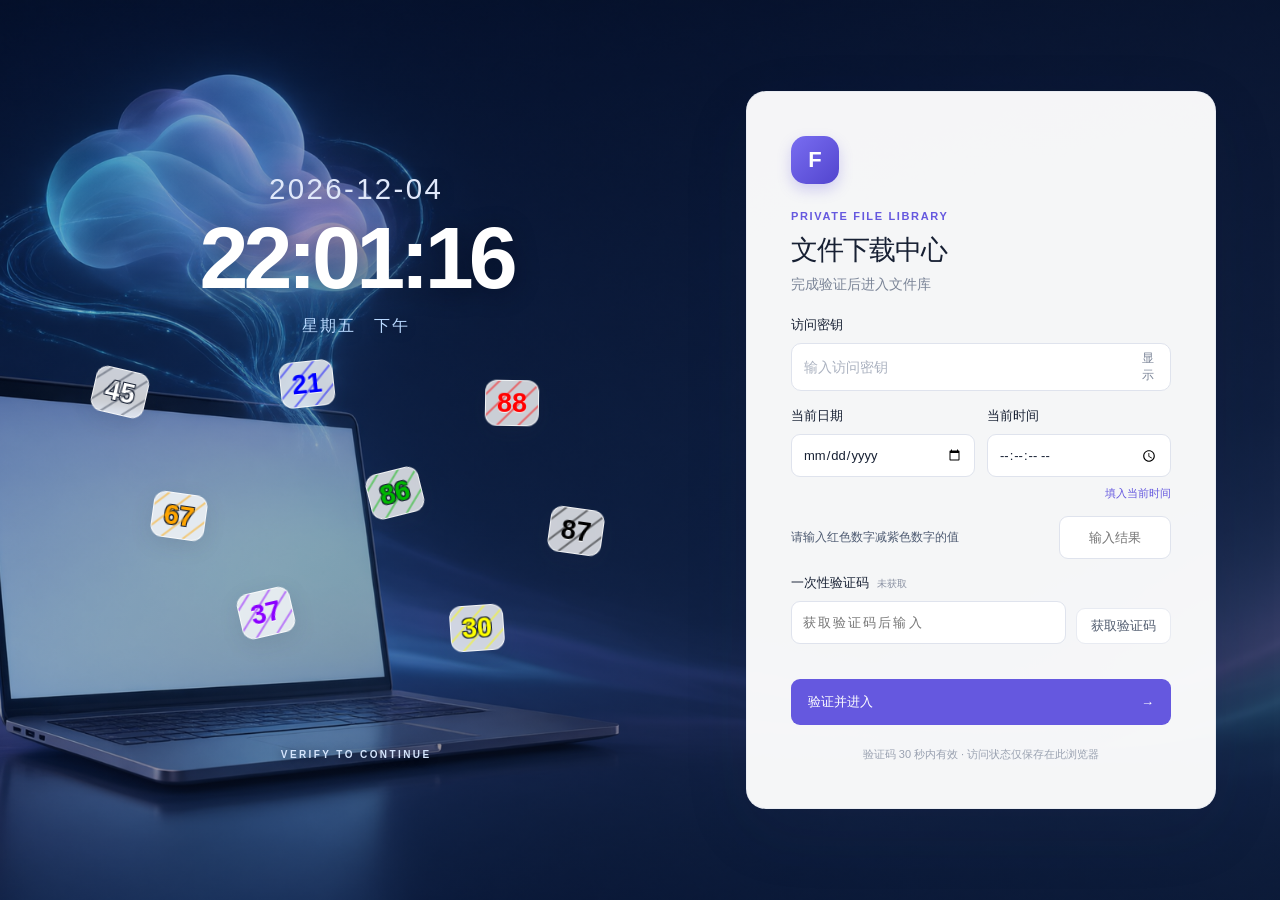
<file: site/index.html>
<!doctype html>
<html lang="zh-CN">
  <head>
    <meta charset="utf-8">
    <meta name="viewport" content="width=device-width, initial-scale=1">
    <meta name="color-scheme" content="light">
    <meta name="theme-color" content="#f5f7fb">
    <meta name="description" content="安全、便捷地浏览和下载文件。">
    <meta name="referrer" content="no-referrer">
    <meta name="robots" content="noindex, nofollow, noarchive, nosnippet">
    <meta http-equiv="Content-Security-Policy" content="default-src 'self'; script-src 'self'; style-src 'self'; connect-src 'self' https:; img-src 'self' blob:; media-src 'self' blob:; frame-src 'self' blob:; object-src 'none'; base-uri 'self'; form-action 'self'; upgrade-insecure-requests">
    <title>文件下载中心</title>
    <link rel="icon" type="image/webp" href="./assets/favicon.webp">
    <link rel="stylesheet" href="./styles.css">
    <script src="./app.js" defer></script>
  </head>
  <body>
    <main id="auth-view" class="auth-view" aria-labelledby="auth-title">
      <div class="auth-layout">
        <section class="auth-visual" aria-label="当前时间和数字验证">
          <div class="clock-panel" aria-live="off">
            <p id="clock-date" class="clock-date">----</p>
            <p id="clock-time" class="clock-time">--:--:--</p>
            <p id="clock-day-period" class="clock-day-period">星期—　—</p>
          </div>
          <div id="number-board" class="number-board" aria-label="彩色数字验证图">
            <div id="number-cloud" class="number-cloud" aria-hidden="true"></div>
          </div>
          <p class="visual-caption">VERIFY TO CONTINUE</p>
        </section>

        <section class="auth-card">
          <div class="brand-mark" aria-hidden="true">F</div>
          <p class="eyebrow">PRIVATE FILE LIBRARY</p>
          <h1 id="auth-title">文件下载中心</h1>
          <p class="muted">完成验证后进入文件库</p>
          <form id="auth-form" novalidate>
            <label for="access-key">访问密钥</label>
            <div class="input-wrap">
              <input id="access-key" name="key" type="password" autocomplete="current-password"
                placeholder="输入访问密钥" required>
              <button class="icon-button" id="toggle-key" type="button" aria-label="显示密钥">显示</button>
            </div>

            <div class="form-row">
              <div>
                <label for="current-date">当前日期</label>
                <input class="text-input" id="current-date" name="current-date" type="date" required>
              </div>
              <div>
                <label for="current-time">当前时间</label>
                <input class="text-input" id="current-time" name="current-time" type="time" step="1" required>
              </div>
            </div>
            <button class="time-fill" id="fill-time" type="button">填入当前时间</button>

            <div class="challenge-row">
              <label id="math-prompt" for="math-answer">按提示计算指定颜色数字</label>
              <input class="text-input math-input" id="math-answer" name="math-answer" type="text"
                inputmode="text" autocomplete="off" placeholder="输入结果" required>
            </div>

            <div class="captcha-row">
              <div class="captcha-input-group">
                <label for="captcha-input">一次性验证码 <span id="captcha-countdown" class="captcha-countdown"></span></label>
                <input class="text-input captcha-input" id="captcha-input" name="captcha"
                  type="text" inputmode="text" autocomplete="off" maxlength="6"
                  placeholder="获取验证码后输入" required>
              </div>
              <button class="button button-secondary captcha-button" id="get-captcha" type="button">获取验证码</button>
            </div>
            <p class="form-message" id="auth-error" role="status" aria-live="polite">正在加载验证配置…</p>

            <label class="honeypot" aria-hidden="true" for="website">网站</label>
            <input class="honeypot" id="website" name="website" type="text" tabindex="-1"
              autocomplete="off" aria-hidden="true">

            <button class="button button-primary auth-submit" type="submit">验证并进入 <span aria-hidden="true">→</span></button>
          </form>
          <button class="config-retry" id="config-retry" type="button" hidden>重新加载验证配置</button>
          <p class="auth-footnote">验证码 30 秒内有效 · 访问状态仅保存在此浏览器</p>
        </section>
      </div>
    </main>

    <dialog id="captcha-dialog" class="captcha-dialog" aria-labelledby="captcha-dialog-title">
      <div class="captcha-dialog-card">
        <p class="eyebrow">ONE-TIME VERIFICATION</p>
        <h2 id="captcha-dialog-title">你的验证码</h2>
        <p class="captcha-dialog-hint">复制验证码并粘贴到登录表单，30 秒内有效。</p>
        <output id="captcha-dialog-code" class="captcha-dialog-code" aria-live="polite"></output>
        <p id="captcha-dialog-countdown" class="captcha-dialog-countdown"></p>
        <p id="captcha-copy-status" class="captcha-copy-status" role="status" aria-live="polite"></p>
        <button id="captcha-copy-close" class="button button-primary captcha-copy-close" type="button">复制并关闭</button>
      </div>
    </dialog>

    <div id="app-view" hidden>
      <header class="topbar">
        <a class="brand" href="#" aria-label="文件下载中心首页">
          <span class="brand-mark" aria-hidden="true">F</span>
          <span>文件下载中心</span>
        </a>
        <div class="topbar-actions">
          <span id="repo-label" class="repo-label"></span>
          <button id="upload-button" class="button button-quiet" type="button" hidden>↑ 上传</button>
          <button id="lock-button" class="button button-quiet" type="button">锁定</button>
        </div>
      </header>

      <main class="main-content">
        <section class="hero">
          <div class="hero-copy">
            <p class="eyebrow">FILE LIBRARY</p>
            <h1>需要的文件，<span>一目了然。</span></h1>
            <p class="hero-description">浏览文件、即时预览，并快速下载所需内容。</p>
          </div>
          <div class="hero-stat">
            <span id="file-count" class="stat-value">—</span>
            <span class="stat-label">个可用文件</span>
          </div>
        </section>

        <section class="library" aria-labelledby="library-title">
          <div class="library-heading">
            <div>
              <h2 id="library-title">所有文件</h2>
              <p id="library-subtitle" class="muted">正在加载文件索引…</p>
            </div>
            <button id="refresh-button" class="button button-secondary" type="button">
              <span aria-hidden="true">↻</span> 刷新索引
            </button>
          </div>

          <div class="toolbar">
            <label class="search-box" for="search-input">
              <span class="search-icon" aria-hidden="true">⌕</span>
              <input id="search-input" type="search" placeholder="搜索文件名、类型或路径…" autocomplete="off">
              <kbd>/</kbd>
            </label>
            <label class="select-wrap" for="type-filter">
              <span class="sr-only">筛选文件类型</span>
              <select id="type-filter">
                <option value="">所有类型</option>
              </select>
            </label>
            <label class="select-wrap sort-select" for="sort-order">
              <span class="sr-only">排序方式</span>
              <select id="sort-order">
                <option value="name-asc">名称 A–Z</option>
                <option value="name-desc">名称 Z–A</option>
                <option value="updated-desc">最近更新</option>
                <option value="size-desc">文件最大</option>
                <option value="size-asc">文件最小</option>
              </select>
            </label>
          </div>

          <div id="download-status" class="download-status" role="status" aria-live="polite" hidden>
            <span id="download-message"></span>
          </div>

          <div id="file-list" class="file-list" aria-live="polite"></div>
          <div class="load-more-wrap">
            <button id="load-more" class="button button-secondary" type="button" hidden>显示更多文件</button>
          </div>
          <div id="empty-state" class="empty-state" hidden>
            <span class="empty-icon" aria-hidden="true">⌕</span>
            <h3 id="empty-title">没有找到文件</h3>
            <p id="empty-description">试试其他关键词或清除筛选条件。</p>
          </div>
          <p class="list-footer"><span class="status-dot"></span> 文件索引由 GitHub Actions 自动同步</p>
        </section>
      </main>
      <footer class="footer">文件下载中心 <span aria-hidden="true">·</span> 由 Pages 提供</footer>
    </div>

    <dialog id="preview-dialog" class="preview-dialog" aria-labelledby="preview-title">
      <div class="preview-shell">
        <header class="preview-header">
          <div class="preview-heading">
            <h2 id="preview-title">文件预览</h2>
            <p id="preview-path"></p>
          </div>
          <button id="preview-close" class="preview-close" type="button" aria-label="关闭预览">×</button>
        </header>
        <div id="preview-content" class="preview-content" aria-live="polite">
          <p class="preview-placeholder">正在加载预览…</p>
        </div>
        <footer class="preview-footer">
          <span id="preview-meta"></span>
          <a id="preview-download" class="button button-secondary" href="#" download>↓ 下载原文件</a>
        </footer>
      </div>
    </dialog>

    <dialog id="upload-dialog" class="upload-dialog" aria-labelledby="upload-title">
      <form id="upload-form" class="upload-card">
        <p class="eyebrow">GITHUB FILE UPLOAD</p>
        <h2 id="upload-title">上传文件</h2>
        <p class="upload-hint">上传的文件会存入 GitHub 并出现在公开文件列表中。单个文件最大 10 MiB。</p>
        <label for="upload-files">选择文件</label>
        <input id="upload-files" class="text-input upload-file-input" type="file" multiple required>
        <label for="upload-token">上传口令</label>
        <input id="upload-token" class="text-input" type="password" autocomplete="off"
          placeholder="输入上传密钥" required>
        <progress id="upload-progress" class="upload-progress" max="100" value="0" hidden></progress>
        <p id="upload-status" class="upload-status" role="status" aria-live="polite"></p>
        <div class="upload-actions">
          <button id="upload-cancel" class="button button-secondary" type="button">取消</button>
          <button id="upload-submit" class="button button-primary" type="submit">开始上传</button>
        </div>
      </form>
    </dialog>

    <noscript>此网站需要启用 JavaScript 才能验证访问并浏览文件。</noscript>
  </body>
</html>
</file>
<file: site/styles.css>
:root {
  font-family: "DM Sans", "Noto Sans SC", -apple-system, BlinkMacSystemFont, "Segoe UI", sans-serif;
  color: #172033;
  background: #f5f7fb;
  font-synthesis: none;
  text-rendering: optimizeLegibility;
  -webkit-font-smoothing: antialiased;
  --ink: #172033;
  --muted: #7a8497;
  --line: #e8ebf2;
  --purple: #6558df;
  --purple-dark: #5144c5;
  --surface: #fff;
}

* { box-sizing: border-box; }
body { min-width: 320px; min-height: 100vh; margin: 0; }
button, input, select { font: inherit; }
button { cursor: pointer; }
[hidden] { display: none !important; }
.sr-only { position: absolute; width: 1px; height: 1px; padding: 0; margin: -1px; overflow: hidden; clip: rect(0, 0, 0, 0); white-space: nowrap; border: 0; }
.muted { color: var(--muted); }

.auth-view { display: grid; min-height: 100vh; min-height: 100svh; place-items: center; padding: clamp(20px, 5vw, 72px); background: linear-gradient(110deg, rgba(8, 22, 51, .22), rgba(9, 19, 42, .62)), url("./assets/login-background.png") center / cover no-repeat fixed; }
.auth-layout { display: grid; width: min(1240px, 100%); min-height: min(700px, calc(100svh - 80px)); grid-template-columns: minmax(0, 1.1fr) minmax(360px, .9fr); align-items: center; gap: clamp(28px, 7vw, 100px); }
.auth-visual { position: relative; min-height: 640px; overflow: hidden; padding: 42px 30px; }
.clock-panel { position: relative; z-index: 2; text-align: center; }
.clock-panel p { margin: 0; }
.clock-date { color: #e0e8fa; font-size: clamp(20px, 2.3vw, 30px); font-weight: 500; letter-spacing: .08em; text-shadow: 0 2px 16px rgba(2, 10, 28, .35); }
.clock-time { margin-top: 6px !important; color: #fff; font-size: clamp(48px, 7vw, 88px); font-weight: 700; letter-spacing: -.055em; line-height: 1.05; font-variant-numeric: tabular-nums; text-shadow: 0 4px 24px rgba(1, 8, 22, .42); }
.clock-day-period { margin-top: 12px !important; color: #b9d9ff; font-size: 16px; font-weight: 600; letter-spacing: .12em; text-shadow: 0 2px 12px rgba(2, 10, 28, .45); }
.number-board { position: absolute; z-index: 1; inset: 220px 0 45px; overflow: hidden; }
.number-cloud { position: absolute; z-index: 2; inset: 0; }
.challenge-digit { position: absolute; display: grid; width: 54px; height: 46px; place-items: center; overflow: hidden; border: 1px solid rgba(255,255,255,.76); border-radius: 12px; background: rgba(255,255,255,.78); box-shadow: 0 6px 22px rgba(42,48,76,.12); font-size: 27px; font-weight: 800; font-variant-numeric: tabular-nums; text-shadow: 0 1px 0 rgba(255,255,255,.8); backdrop-filter: blur(5px); }
.challenge-digit::after { position: absolute; z-index: 1; inset: -10px; background: repeating-linear-gradient(135deg, transparent 0 7px, var(--interference-color) 8px 9px, transparent 10px 15px); content: ""; pointer-events: none; }
.visual-caption { position: absolute; z-index: 2; bottom: 10px; left: 50%; margin: 0; color: #d4e4fc; font-size: 10px; font-weight: 700; letter-spacing: .24em; text-shadow: 0 1px 8px rgba(2, 10, 28, .6); transform: translateX(-50%); }
.auth-card { width: 100%; max-width: 470px; justify-self: end; padding: clamp(28px, 4vw, 44px); border: 1px solid rgba(232, 235, 242, .9); border-radius: 20px; background: rgba(255, 255, 255, .96); box-shadow: 0 22px 70px rgba(37, 43, 76, .09); }
.brand-mark { display: grid; width: 42px; height: 42px; flex: 0 0 auto; place-items: center; border-radius: 13px; background: linear-gradient(135deg, #796df1, #5245ce); color: #fff; font-size: 20px; font-weight: 700; box-shadow: 0 6px 14px rgba(101, 88, 223, .25); }
.auth-card > .brand-mark { width: 48px; height: 48px; margin-bottom: 26px; border-radius: 15px; font-size: 22px; }
.eyebrow { margin: 0 0 10px; color: var(--purple); font-size: 11px; font-weight: 700; letter-spacing: .15em; }
.auth-card h1 { margin: 0 0 8px; font-size: 27px; letter-spacing: -.04em; }
.auth-card > .muted { margin: 0 0 22px; font-size: 14px; }
.auth-card form label { display: block; margin-bottom: 9px; font-size: 13px; font-weight: 600; }
.input-wrap { display: flex; align-items: center; border: 1px solid #dfe3ed; border-radius: 10px; background: #fff; transition: border-color .18s, box-shadow .18s; }
.input-wrap:focus-within { border-color: var(--purple); box-shadow: 0 0 0 3px rgba(101, 88, 223, .12); }
.input-wrap input { width: 100%; min-width: 0; height: 46px; padding: 0 12px; border: 0; outline: 0; background: transparent; color: var(--ink); font-size: 14px; }
.input-wrap input::placeholder { color: #abb2c0; }
.form-row { display: grid; grid-template-columns: 1fr 1fr; gap: 12px; margin-top: 16px; }
.text-input { width: 100%; min-width: 0; height: 43px; padding: 0 11px; border: 1px solid #dfe3ed; border-radius: 9px; outline: 0; background: #fff; color: var(--ink); font-size: 13px; font-variant-numeric: tabular-nums; transition: border-color .18s, box-shadow .18s; }
.text-input:focus { border-color: var(--purple); box-shadow: 0 0 0 3px rgba(101, 88, 223, .1); }
.time-fill { display: block; margin: 6px 0 12px auto; padding: 3px 0; border: 0; background: transparent; color: var(--purple); font-size: 11px; }
.challenge-row { display: grid; grid-template-columns: 1fr 112px; align-items: center; gap: 12px; margin-top: 7px; }
.challenge-row label { margin: 0 !important; color: #4e5b72; font-size: 12px !important; line-height: 1.45; }
.math-input { text-align: center; }
.captcha-row { display: flex; align-items: end; gap: 10px; margin-top: 15px; }
.captcha-input-group { min-width: 0; flex: 1; }
.captcha-input { letter-spacing: .16em; text-transform: uppercase; }
.captcha-countdown { margin-left: 4px; color: #8a91a2; font-size: 10px; font-weight: 400; }
.captcha-button { min-height: 43px; white-space: nowrap; }
.captcha-dialog { width: min(420px, calc(100vw - 32px)); max-width: none; padding: 0; overflow: visible; border: 1px solid rgba(232, 235, 242, .95); border-radius: 18px; background: #fff; color: var(--ink); box-shadow: 0 24px 80px rgba(10, 20, 42, .32); }
.captcha-dialog::backdrop { background: rgba(8, 17, 37, .68); backdrop-filter: blur(5px); }
.captcha-dialog-card { position: relative; padding: 34px 32px 30px; text-align: center; }
.captcha-dialog-card .eyebrow { margin-bottom: 8px; }
.captcha-dialog-card h2 { margin: 0; font-size: 22px; }
.captcha-dialog-hint { margin: 9px 0 20px; color: var(--muted); font-size: 12px; line-height: 1.6; }
.captcha-dialog-code { display: block; padding: 17px 12px; border: 1px dashed #ccc7ff; border-radius: 12px; background: #f8f7ff; color: var(--purple); font: 700 32px/1.2 ui-monospace, SFMono-Regular, Consolas, monospace; letter-spacing: .24em; }
.captcha-dialog-countdown { min-height: 18px; margin: 10px 0 0; color: #7d8799; font-size: 11px; }
.captcha-copy-status { min-height: 18px; margin: 3px 0 9px; color: #c23d52; font-size: 11px; }
.captcha-copy-close { width: 100%; min-height: 45px; }
.honeypot { position: absolute !important; left: -10000px !important; width: 1px !important; height: 1px !important; overflow: hidden !important; }
.icon-button { padding: 6px 12px; border: 0; background: transparent; color: var(--muted); font-size: 12px; }
.form-message { min-height: 19px; margin: 8px 0 8px; color: #c23d52; font-size: 12px; }
.form-message.is-success { color: #258d63; }
.button { display: inline-flex; align-items: center; justify-content: center; gap: 8px; min-height: 40px; padding: 0 14px; border: 1px solid transparent; border-radius: 9px; font-size: 13px; font-weight: 600; transition: background .16s, border-color .16s, transform .16s; }
.button:active { transform: translateY(1px); }
.button-primary { background: var(--purple); color: #fff; }
.button-primary:hover { background: var(--purple-dark); }
.auth-submit { width: 100%; min-height: 46px; justify-content: space-between; padding: 0 16px; }
.auth-footnote { margin: 21px 0 0; color: #9aa2b1; font-size: 11px; line-height: 1.6; text-align: center; }
.config-retry { display: block; margin: 10px auto 0; padding: 5px 8px; border: 0; background: transparent; color: var(--purple); font-size: 12px; font-weight: 600; }
.config-retry:hover { color: var(--purple-dark); text-decoration: underline; }

.topbar { position: sticky; z-index: 2; top: 0; display: flex; height: 70px; align-items: center; justify-content: space-between; padding: 0 max(28px, calc((100vw - 1120px) / 2)); border-bottom: 1px solid rgba(232, 235, 242, .8); background: rgba(255, 255, 255, .88); backdrop-filter: blur(16px); }
.brand { display: inline-flex; align-items: center; gap: 11px; color: var(--ink); font-size: 14px; font-weight: 700; text-decoration: none; }
.brand .brand-mark { width: 34px; height: 34px; border-radius: 11px; font-size: 16px; }
.topbar-actions { display: flex; align-items: center; gap: 16px; }
.repo-label { overflow: hidden; max-width: 270px; color: var(--muted); font-size: 12px; text-overflow: ellipsis; white-space: nowrap; }
.button-quiet { min-height: 34px; padding: 0 12px; border-color: var(--line); background: #fff; color: #5e687a; }
.button-quiet:hover, .button-secondary:hover { border-color: #d5d0ff; background: #faf9ff; color: var(--purple); }
.upload-dialog { width: min(480px, calc(100vw - 32px)); max-width: none; padding: 0; border: 1px solid var(--line); border-radius: 16px; background: #fff; color: var(--ink); box-shadow: 0 24px 80px rgba(20, 28, 48, .25); }
.upload-dialog::backdrop { background: rgba(19, 25, 42, .56); backdrop-filter: blur(3px); }
.upload-card { display: grid; gap: 10px; padding: 28px; }
.upload-card .eyebrow { margin-bottom: 0; }
.upload-card h2 { margin: 0; font-size: 22px; }
.upload-hint { margin: 0 0 6px; color: var(--muted); font-size: 12px; line-height: 1.6; }
.upload-card > label { margin-top: 5px; font-size: 12px; font-weight: 600; }
.upload-file-input { height: auto; min-height: 43px; padding: 7px; }
.upload-progress { width: 100%; height: 8px; accent-color: var(--purple); }
.upload-status { min-height: 18px; margin: 0; color: #535d73; font-size: 12px; line-height: 1.5; }
.upload-actions { display: flex; justify-content: flex-end; gap: 9px; margin-top: 5px; }
.main-content { width: min(100% - 48px, 1120px); margin: 0 auto; }
.hero { display: flex; min-height: 242px; align-items: center; justify-content: space-between; padding: 38px 0 30px; }
.hero .eyebrow { margin-bottom: 12px; }
.hero h1 { margin: 0; font-size: clamp(30px, 4vw, 43px); font-weight: 700; letter-spacing: -.055em; line-height: 1.18; }
.hero h1 span { color: var(--purple); }
.hero-description { margin: 15px 0 0; color: var(--muted); font-size: 14px; }
.hero-stat { display: flex; min-width: 142px; flex-direction: column; align-items: flex-end; padding-right: 8px; }
.stat-value { color: var(--ink); font-size: 46px; font-weight: 700; letter-spacing: -.06em; line-height: 1; }
.stat-label { margin-top: 8px; color: var(--muted); font-size: 12px; }
.library { padding: 27px 28px 12px; border: 1px solid var(--line); border-radius: 16px; background: var(--surface); box-shadow: 0 7px 30px rgba(32, 42, 76, .035); }
.library-heading { display: flex; align-items: center; justify-content: space-between; }
.library-heading h2 { margin: 0; font-size: 19px; letter-spacing: -.025em; }
.library-heading .muted { margin: 5px 0 0; font-size: 12px; }
.button-secondary { min-height: 36px; border-color: var(--line); background: #fff; color: #525d70; }
.toolbar { display: flex; gap: 10px; margin: 23px 0 15px; }
.search-box { display: flex; min-width: 160px; height: 40px; flex: 1; align-items: center; gap: 9px; padding: 0 11px; border: 1px solid var(--line); border-radius: 9px; background: #fbfcfe; }
.search-box:focus-within { border-color: #b8b1fa; box-shadow: 0 0 0 3px rgba(101, 88, 223, .08); }
.search-icon { color: #8b95a8; font-size: 20px; line-height: 1; transform: rotate(-15deg); }
.search-box input { width: 100%; min-width: 0; border: 0; outline: 0; background: transparent; color: var(--ink); font-size: 12px; }
.search-box input::placeholder { color: #a2aabb; }
kbd { min-width: 20px; padding: 2px 5px; border: 1px solid #e8eaf0; border-radius: 4px; background: #fff; color: #a2aabb; font-size: 10px; text-align: center; }
.select-wrap select { height: 40px; max-width: 180px; padding: 0 28px 0 11px; border: 1px solid var(--line); border-radius: 9px; outline: 0; background: #fff; color: #596478; font-size: 12px; }
.select-wrap select:focus { border-color: #b8b1fa; }
.file-list { border-top: 1px solid var(--line); }
.load-more-wrap { display: flex; justify-content: center; padding-top: 14px; }
.file-row { display: grid; grid-template-columns: minmax(220px, 1fr) 100px 150px 116px 150px; min-height: 70px; align-items: center; gap: 14px; padding: 10px 3px; border-bottom: 1px solid #f0f1f5; }
.file-row:hover { background: #fcfcff; }
.file-main { display: flex; min-width: 0; align-items: center; gap: 12px; }
.file-icon { display: grid; width: 38px; height: 40px; flex: 0 0 auto; place-items: center; border: 1px solid #ebe9ff; border-radius: 9px; background: #f7f6ff; color: var(--purple); font-size: 9px; font-weight: 700; letter-spacing: -.03em; }
.file-icon.type-image { border-color: #dceff0; background: #f0fbfa; color: #37938a; }
.file-icon.type-archive { border-color: #f1e7d4; background: #fff9ed; color: #bb8734; }
.file-icon.type-code { border-color: #dfeafa; background: #f1f7ff; color: #4a7bb8; }
.file-copy { min-width: 0; }
.file-name { overflow: hidden; color: #263147; font-size: 13px; font-weight: 600; text-overflow: ellipsis; white-space: nowrap; }
.file-path { overflow: hidden; margin-top: 4px; color: #9aa2b1; font-size: 10px; text-overflow: ellipsis; white-space: nowrap; }
.file-meta { color: #788397; font-size: 11px; }
.file-meta-label { display: none; }
.file-type { color: #626e82; font-size: 11px; }
.download-button { min-height: 32px; padding: 0 10px; border-color: #e8e7fb; background: #faf9ff; color: var(--purple); font-size: 11px; }
.download-button:hover { border-color: var(--purple); background: var(--purple); color: #fff; }
.file-actions { display: flex; justify-content: flex-end; gap: 6px; }
.preview-button { min-height: 32px; padding: 0 9px; border-color: var(--line); background: #fff; color: #536078; font-size: 11px; }
.preview-button:hover { border-color: #c7c1ff; background: #f8f7ff; color: var(--purple); }
.preview-button:disabled { cursor: not-allowed; opacity: .48; }
.preview-dialog { width: min(960px, calc(100vw - 32px)); max-width: none; max-height: min(86vh, 920px); padding: 0; overflow: hidden; border: 1px solid #e8ebf2; border-radius: 16px; background: #fff; color: var(--ink); box-shadow: 0 24px 80px rgba(20, 28, 48, .25); }
.preview-dialog::backdrop { background: rgba(19, 25, 42, .56); backdrop-filter: blur(3px); }
.preview-shell { display: flex; max-height: min(86vh, 920px); flex-direction: column; }
.preview-header { display: flex; min-height: 68px; align-items: center; justify-content: space-between; gap: 16px; padding: 14px 20px; border-bottom: 1px solid var(--line); }
.preview-heading { min-width: 0; }
.preview-heading h2 { overflow: hidden; margin: 0; font-size: 15px; text-overflow: ellipsis; white-space: nowrap; }
.preview-heading p { overflow: hidden; margin: 5px 0 0; color: var(--muted); font-size: 11px; text-overflow: ellipsis; white-space: nowrap; }
.preview-close { display: grid; width: 34px; height: 34px; flex: 0 0 auto; place-items: center; border: 1px solid var(--line); border-radius: 9px; background: #fff; color: #697387; font-size: 23px; line-height: 1; }
.preview-close:hover { background: #f5f6fa; color: var(--ink); }
.preview-content { display: grid; min-height: 220px; flex: 1; place-items: center; overflow: auto; padding: 18px; background: #f7f8fb; }
.preview-placeholder { margin: 0; color: var(--muted); font-size: 13px; }
.preview-text { width: 100%; max-height: 62vh; margin: 0; overflow: auto; padding: 16px; border: 1px solid var(--line); border-radius: 9px; background: #fff; color: #273247; font: 12px/1.65 ui-monospace, SFMono-Regular, Consolas, monospace; white-space: pre-wrap; overflow-wrap: anywhere; }
.preview-image { display: block; max-width: 100%; max-height: 62vh; object-fit: contain; }
.preview-frame { width: 100%; height: min(64vh, 700px); border: 0; background: #fff; }
.preview-media { width: min(100%, 760px); max-height: 64vh; }
.preview-footer { display: flex; min-height: 58px; align-items: center; justify-content: space-between; gap: 12px; padding: 10px 20px; border-top: 1px solid var(--line); }
.preview-footer span { color: var(--muted); font-size: 11px; }
.empty-state { padding: 48px 16px; color: var(--muted); text-align: center; }
.empty-icon { display: inline-grid; width: 44px; height: 44px; place-items: center; border-radius: 50%; background: #f4f3ff; color: var(--purple); font-size: 24px; }
.empty-state h3 { margin: 13px 0 5px; color: #344055; font-size: 14px; }
.empty-state p { margin: 0; font-size: 12px; }
.download-status { margin: 0 0 14px; padding: 12px 14px; border: 1px solid #e6e3ff; border-radius: 9px; background: #faf9ff; color: #535d73; font-size: 11px; line-height: 1.5; }
.list-footer { display: flex; align-items: center; gap: 7px; margin: 14px 0 0; color: #9aa2b1; font-size: 10px; }
.status-dot { width: 6px; height: 6px; border-radius: 50%; background: #52b788; }
.footer { padding: 28px 16px 24px; color: #a3aaba; font-size: 11px; text-align: center; }
.footer span { padding: 0 5px; }

@media (max-width: 760px) {
  .auth-view { padding: 24px; }
  .auth-layout { width: min(560px, 100%); min-height: 0; grid-template-columns: 1fr; gap: 8px; }
  .auth-visual { min-height: 440px; padding: 20px 16px; }
  .number-board { inset: 175px 0 34px; }
  .auth-card { max-width: none; justify-self: stretch; }
  .topbar { height: 62px; padding: 0 20px; }
  .main-content { width: min(100% - 32px, 560px); }
  .hero { min-height: 206px; padding: 32px 0 27px; }
  .hero h1 { max-width: 360px; font-size: 34px; }
  .hero-description { max-width: 360px; font-size: 12px; line-height: 1.7; }
  .hero-stat { min-width: 75px; padding: 0; }
  .stat-value { font-size: 36px; }
  .library { padding: 22px 18px 12px; }
  .file-row { grid-template-columns: minmax(0, 1fr) 76px 132px; gap: 9px; }
  .file-row .updated-meta, .file-row .file-type { display: none; }
  .file-meta-label { display: inline; }
}

@media (max-width: 520px) {
  .auth-view { padding: 12px; }
  .auth-layout { gap: 2px; }
  .auth-visual { min-height: 350px; padding: 17px 10px; }
  .clock-date { font-size: 20px; }
  .clock-time { font-size: clamp(48px, 14vw, 68px); }
  .clock-day-period { margin-top: 7px !important; font-size: 14px; }
  .number-board { inset: 155px 0 26px; }
  .challenge-digit { width: 42px; height: 36px; border-radius: 9px; font-size: 21px; }
  .visual-caption { bottom: 3px; font-size: 8px; }
  .auth-card { padding: 32px 25px; }
  .captcha-dialog-card { padding: 30px 22px 22px; }
  .captcha-dialog-code { font-size: 27px; }
  .topbar { padding: 0 16px; }
  .brand { gap: 8px; font-size: 12px; }
  .brand .brand-mark { width: 31px; height: 31px; }
  .repo-label { display: none; }
  .topbar-actions { gap: 8px; }
  .topbar-actions .button { min-height: 32px; padding: 0 9px; font-size: 11px; }
  .upload-card { padding: 24px 20px; }
  .main-content { width: calc(100% - 28px); }
  .hero { min-height: 186px; align-items: flex-start; padding: 30px 0 24px; }
  .hero h1 { font-size: 29px; }
  .hero-description { max-width: 270px; margin-top: 11px; }
  .hero-stat { min-width: 56px; margin-top: 7px; }
  .stat-value { font-size: 30px; }
  .stat-label { font-size: 10px; }
  .library { padding: 19px 13px 12px; }
  .library-heading h2 { font-size: 17px; }
  .library-heading .muted { font-size: 10px; }
  .button-secondary { min-height: 33px; gap: 5px; padding: 0 9px; font-size: 11px; }
  .toolbar { flex-wrap: wrap; gap: 8px; margin-top: 18px; }
  .search-box { flex-basis: 100%; }
  .select-wrap { flex: 1; }
  .select-wrap select { width: 100%; max-width: none; }
  .file-row { grid-template-columns: minmax(0, 1fr) 132px; gap: 5px; min-height: 66px; }
  .file-row .size-meta { display: none; }
  .file-main { gap: 9px; }
  .file-icon { width: 34px; height: 36px; }
  .file-name { font-size: 12px; }
  .file-path { font-size: 9px; }
  .download-button { min-height: 30px; padding: 0 8px; }
  .preview-button { min-height: 30px; padding: 0 8px; }
  .file-actions { gap: 4px; }
  .preview-dialog { width: calc(100vw - 20px); max-height: 90vh; border-radius: 12px; }
  .preview-shell { max-height: 90vh; }
  .preview-header { min-height: 58px; padding: 10px 13px; }
  .preview-content { min-height: 180px; padding: 10px; }
  .preview-footer { padding: 9px 13px; }
  .download-status { font-size: 10px; }
}

@media (prefers-reduced-motion: reduce) {
  *, *::before, *::after { scroll-behavior: auto !important; transition-duration: .01ms !important; animation-duration: .01ms !important; animation-iteration-count: 1 !important; }
}
</file>
